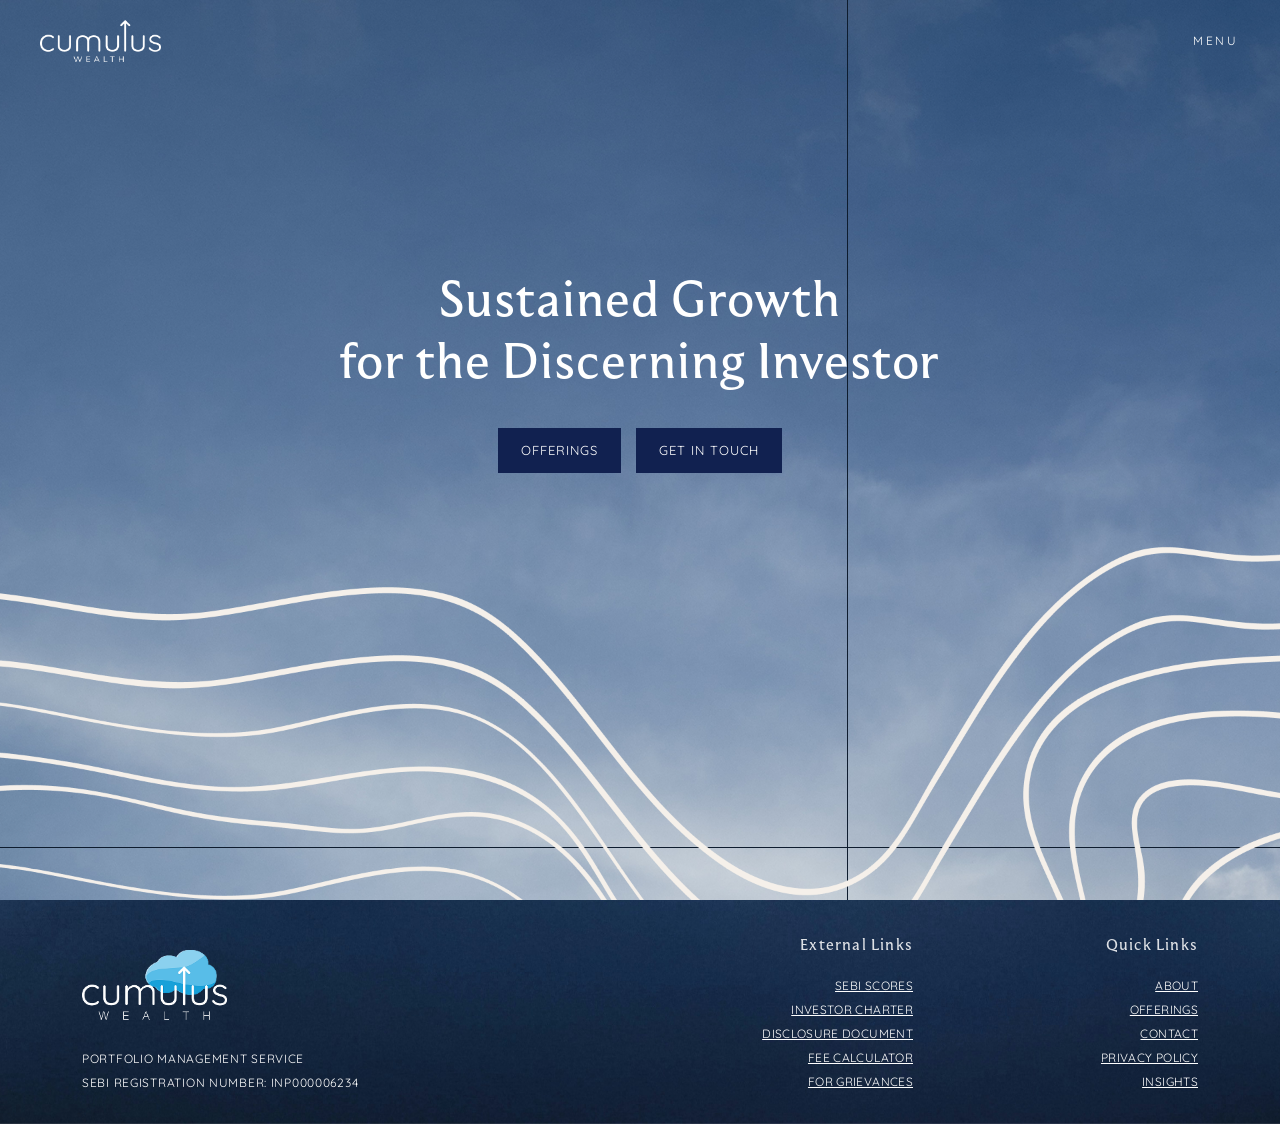
<file: index.html>
<!DOCTYPE html>
<html lang="en">
<head>
  <meta charset="UTF-8" />
  <meta name="viewport" content="width=device-width, initial-scale=1.0" />

  <title>Cumulus Wealth — Sustained Growth for the Modern Investor</title>

  <!-- ✅ Favicon (basic) -->
  <link rel="icon" href="./images/fav-icon.png" />

  <!-- ✅ Favicon (modern formats) -->
  <link rel="icon" type="image/png" sizes="32x32" href="./images/fav-icon.png" />
  <link rel="icon" type="image/png" sizes="16x16" href="./images/fav-icon.png" />
  <link rel="apple-touch-icon" href="./images/fav-icon.png" />

  <!-- Fonts -->
  <link rel="preconnect" href="https://fonts.googleapis.com" />
  <link rel="preconnect" href="https://fonts.gstatic.com" crossorigin />

  <!-- Bootstrap -->
  <link href="https://cdn.jsdelivr.net/npm/bootstrap@5.3.3/dist/css/bootstrap.min.css" rel="stylesheet" />

  <!-- Custom CSS -->
  <link rel="stylesheet" href="styles.css" />
</head>

<body>

  <!-- ✦ HEADER — edit once in components/header.html ✦ -->
  <div data-include="components/header.html"></div>

  <!-- ══════════════════════════════════ HERO ══ -->
 <section class="hero">

  <!-- BG -->
  <img 
    class="hero__bg-img"
    src="./images/home/home-bg.png"
    alt=""
  />



  <!-- CONTENT -->
  <div class="c-hero__body">

    <h1 class="c-hero__heading animate fade-in animate-delay-1">
      Sustained Growth<br />
      for the Discerning Investor
    </h1>

    <div class="c-hero__ctas">

      <a href="offerings.html" class="c-btn c-btn--filled animate fade-in animate-delay-2">
        OFFERINGS
      </a>

      <a href="contact.html" class="c-btn c-btn--filled animate fade-in animate-delay-3">
        GET IN TOUCH
      </a>

    </div>

  </div>

</section>

  <!-- ✦ FOOTER — edit once in components/footer.html ✦ -->
  <div data-include="components/footer.html"></div>

  <!-- Scripts -->
  <script src="https://cdn.jsdelivr.net/npm/bootstrap@5.3.3/dist/js/bootstrap.bundle.min.js"></script>
  <script src="components/includes.js"></script>
  <script src="script.js"></script>

</body>
</html>
</file>
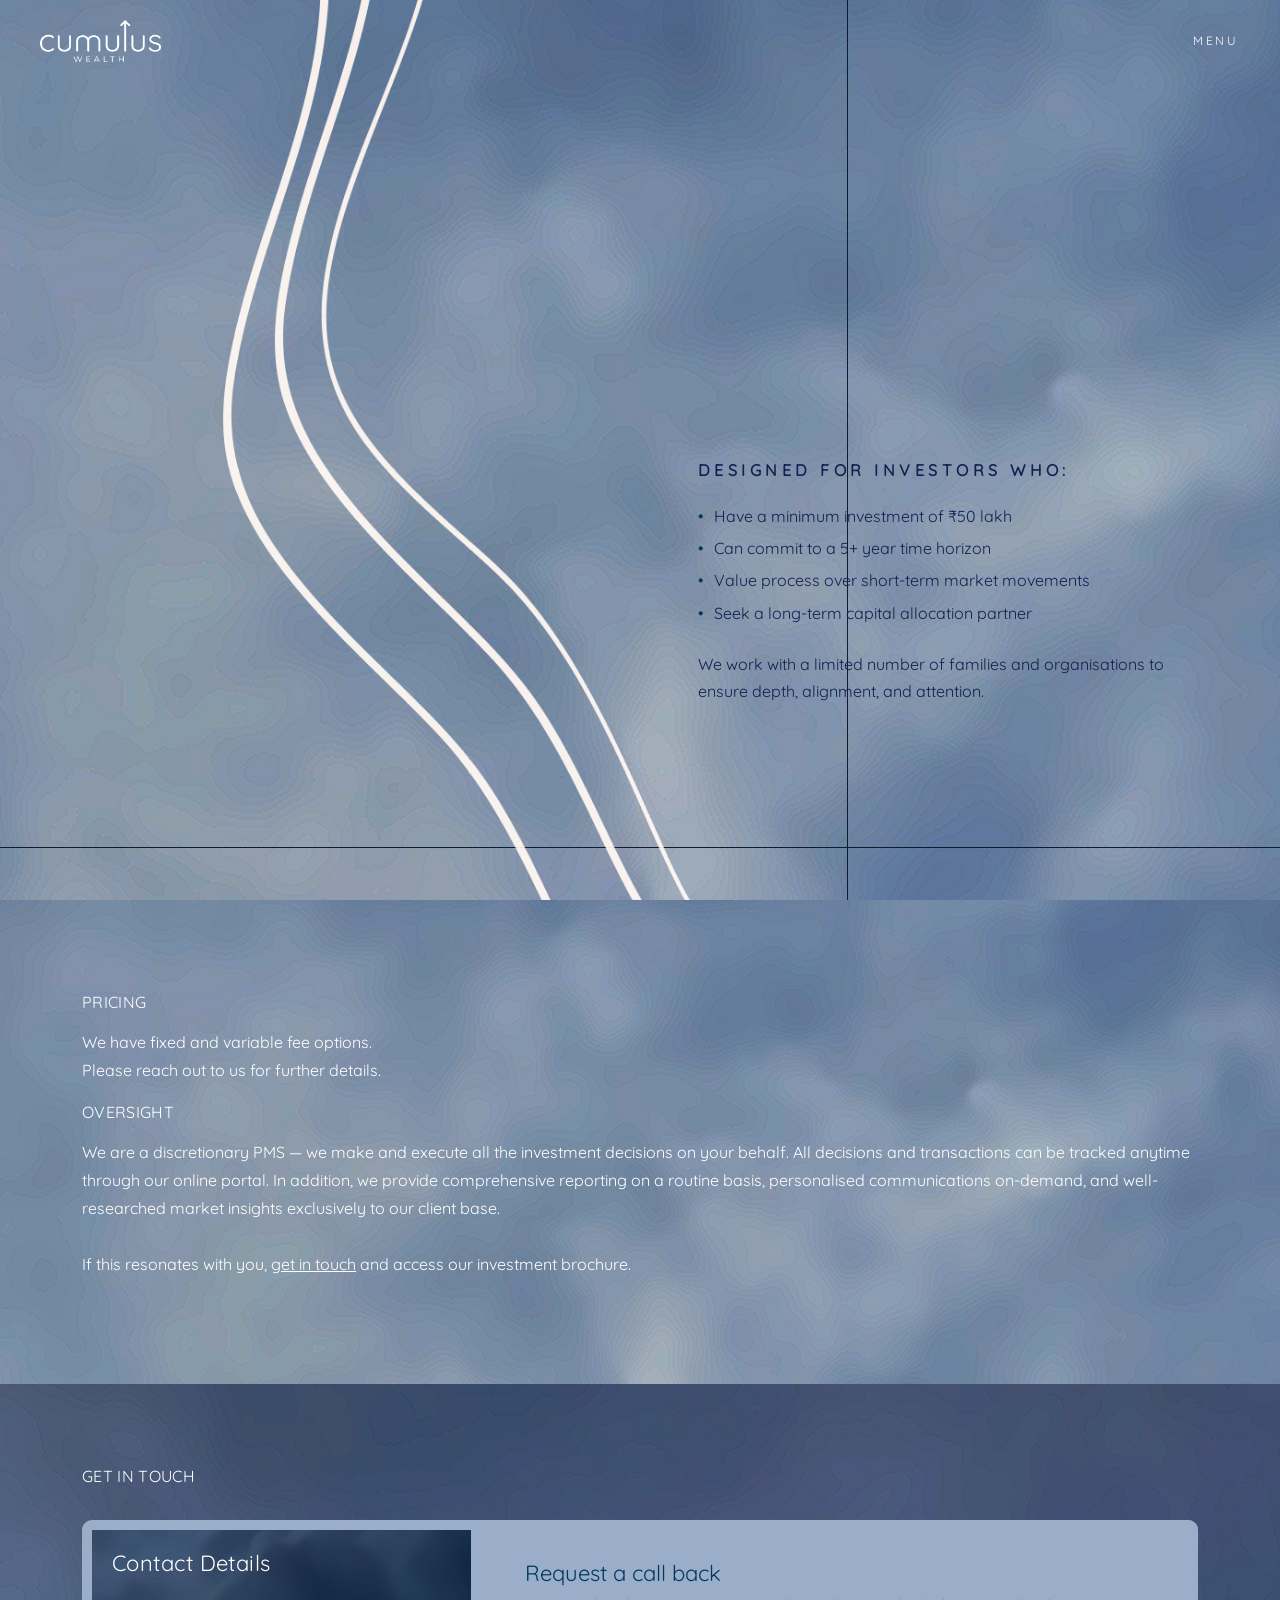
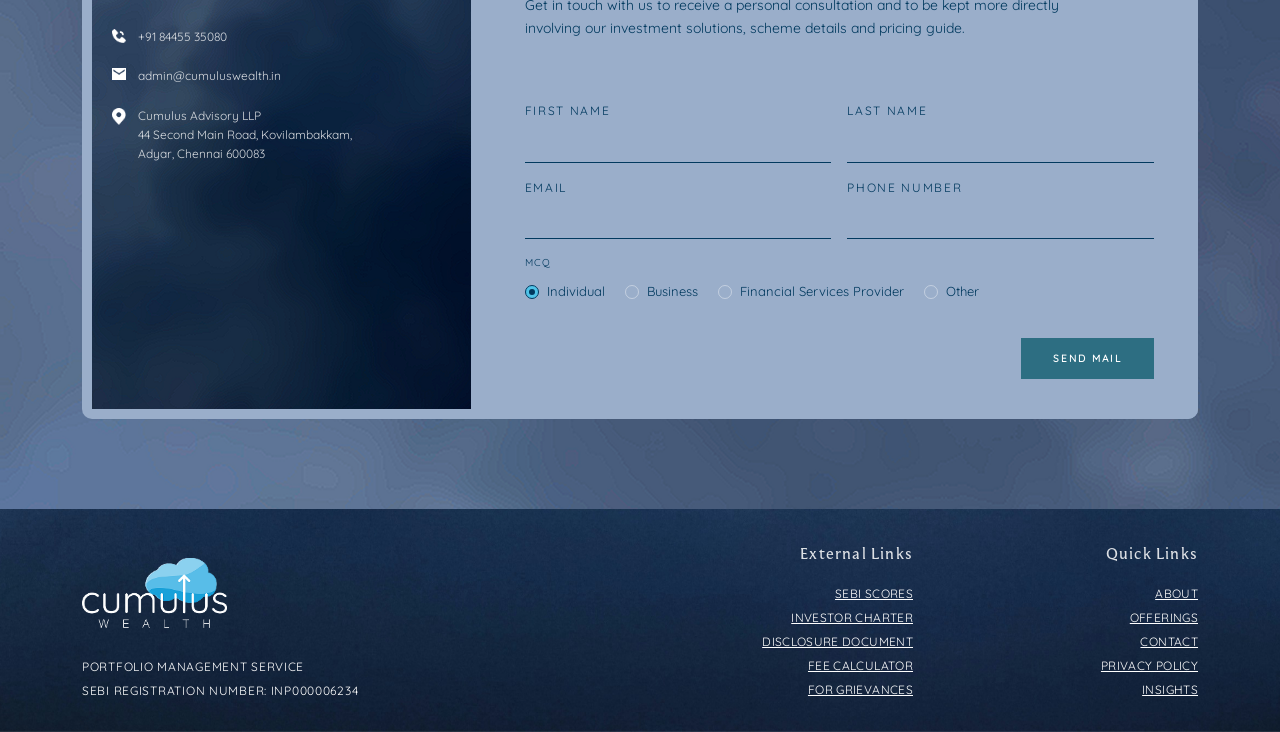
<file: contact.html>
<!DOCTYPE html>
<html lang="en">
<head>
  <meta charset="UTF-8" />
  <meta name="viewport" content="width=device-width, initial-scale=1.0" />
  <title>Contact — Cumulus Wealth</title>

  <link rel="icon" href="./images/fav-icon.png" />
  <link href="https://cdn.jsdelivr.net/npm/bootstrap@5.3.3/dist/css/bootstrap.min.css" rel="stylesheet" />
  <link rel="stylesheet" href="styles.css" />
</head>

<body>

<!-- LOADER -->
<div id="loader">
  <div class="spinner"></div>
</div>

<!-- HEADER -->
<div data-include="components/header.html"></div>

<!-- HERO -->
<section class="ct-hero">

  <img src="./images/contact/contact-bg.png" class="ct-hero-bg" alt=""
       onerror="this.style.display='none'">

  <img src="./images/contact/waves.png" class="ct-hero-lines " alt=""
       onerror="this.style.display='none'">

  <div class="ct-hero-content">
    <div class="container">

      <div class="ct-designed">

        <p class="ct-designed-label">
          Designed for investors who:
        </p>

        <ul class="ct-designed-list">

          <li class="">
            Have a minimum investment of ₹50 lakh
          </li>

          <li class="">
            Can commit to a 5+ year time horizon
          </li>

          <li class="">
            Value process over short-term market movements
          </li>

          <li class="">
            Seek a long-term capital allocation partner
          </li>

        </ul>

        <p class="ct-designed-note">
          We work with a limited number of families and
          organisations to ensure depth, alignment, and attention.
        </p>

      </div>

    </div>
  </div>

</section>

<!-- INFO -->
<section class="ct-info">

  <img src="./images/contact/contact-bg.png" class="ct-info-bg" alt=""
       onerror="this.style.display='none'">

  <div class="container">

    <div class="ct-info-grid">

      <!-- PRICING -->
      <div class="animate slide-left">

        <p class="ct-info-label">Pricing</p>

        <p class="ct-info-body animate fade-in animate-delay-1">
          We have fixed and variable fee options.<br>
          Please reach out to us for further details.
        </p>

      </div>

      <!-- OVERSIGHT -->
      <div class="animate slide-right">

        <p class="ct-info-label">Oversight</p>

        <p class="ct-info-body animate fade-in animate-delay-1">
          We are a discretionary PMS — we make and execute all the investment decisions on your behalf.
          All decisions and transactions can be tracked anytime through our online portal. In addition,
          we provide comprehensive reporting on a routine basis, personalised communications on-demand,
          and well-researched market insights exclusively to our client base.
          <br><br>
          If this resonates with you, <a href="#ct-contact">get in touch</a> and access our investment brochure.
        </p>

      </div>

    </div>

  </div>
</section>

<!-- CONTACT FORM -->
<section class="ct-contact" id="ct-contact">

  <img src="./images/contact/contact-2.png" class="ct-contact-bg" alt=""
       onerror="this.style.display='none'">

  <div class="container">

    <p class="ct-contact-label animate fade-in">
      Get In Touch
    </p>

    <div class="ct-card">

      <!-- LEFT -->
      <div class="ct-card-left animate slide-left">

        <h3 class="ct-card-left-title animate fade-in">
          Contact Details
        </h3>

        <div class="ct-detail-item animate fade-in animate-delay-1">
          <img src="./images/contact/call.png" class="ct-detail-icon" alt="">
          <span class="ct-detail-text">
            <a href="tel:+918445535080">+91 84455 35080</a>
          </span>
        </div>

        <div class="ct-detail-item animate fade-in animate-delay-2">
          <img src="./images/contact/mail.png" class="ct-detail-icon" alt="">
          <span class="ct-detail-text">
            <a href="mailto:admin@cumuluswealth.in">admin@cumuluswealth.in</a>
          </span>
        </div>

        <div class="ct-detail-item animate fade-in animate-delay-3">
          <img src="./images/contact/location.png" class="ct-detail-icon" alt="">
          <span class="ct-detail-text">
            Cumulus Advisory LLP<br>
            44 Second Main Road, Kovilambakkam,<br>
            Adyar, Chennai 600083
          </span>
        </div>

      </div>

      <!-- RIGHT -->
      <div class="ct-card-right animate slide-right">

        <h3 class="ct-form-title animate fade-in">
          Request a call back
        </h3>

        <p class="ct-form-subtitle animate fade-in animate-delay-1">
          Get in touch with us to receive a personal consultation and to be kept more
          directly involving our investment solutions, scheme details and pricing guide.
        </p>

        <form id="ct-form" onsubmit="handleSubmit(event)">

          <div class="ct-form-row">
            <div class="ct-field animate fade-in animate-delay-1">
              <label>First Name</label>
              <input type="text" name="first_name" required>
            </div>

            <div class="ct-field animate fade-in animate-delay-2">
              <label>Last Name</label>
              <input type="text" name="last_name" required>
            </div>
          </div>

          <div class="ct-form-row">
            <div class="ct-field animate fade-in animate-delay-2">
              <label>Email</label>
              <input type="email" name="email" required>
            </div>

            <div class="ct-field animate fade-in animate-delay-3">
              <label>Phone Number</label>
              <input type="tel" name="phone">
            </div>
          </div>

          <p class="ct-mcq-label animate fade-in animate-delay-2">MCQ</p>

          <div class="ct-radio-group animate fade-in animate-delay-3">
            <label class="ct-radio-item"><input type="radio" name="type" value="Individual" checked><span>Individual</span></label>
            <label class="ct-radio-item"><input type="radio" name="type" value="Business"><span>Business</span></label>
            <label class="ct-radio-item"><input type="radio" name="type" value="Financial Services Provider"><span>Financial Services Provider</span></label>
            <label class="ct-radio-item"><input type="radio" name="type" value="Other"><span>Other</span></label>
          </div>

          <div class="ct-submit-wrap animate fade-in animate-delay-3">
            <button type="submit" class="ct-btn-submit">Send Mail</button>
          </div>

          <p class="ct-success" id="ct-success">
            Thank you — we'll be in touch shortly.
          </p>

        </form>

      </div>

    </div>
  </div>
</section>

<!-- FOOTER -->
<div data-include="components/footer.html"></div>

<script src="https://cdn.jsdelivr.net/npm/bootstrap@5.3.3/dist/js/bootstrap.bundle.min.js"></script>
<script src="components/includes.js"></script>
<script src="script.js"></script>

<script>
function handleSubmit(e) {
  e.preventDefault();
  const form = document.getElementById('ct-form');
  const success = document.getElementById('ct-success');
  const btn = form.querySelector('.ct-btn-submit');

  btn.textContent = 'Sending…';
  btn.style.opacity = '0.6';

  setTimeout(() => {
    form.reset();
    btn.textContent = 'Send Mail';
    btn.style.opacity = '1';

    success.style.display = 'block';

    setTimeout(() => {
      success.style.display = 'none';
    }, 4000);

  }, 1000);
}
</script>

</body>
</html>
</file>
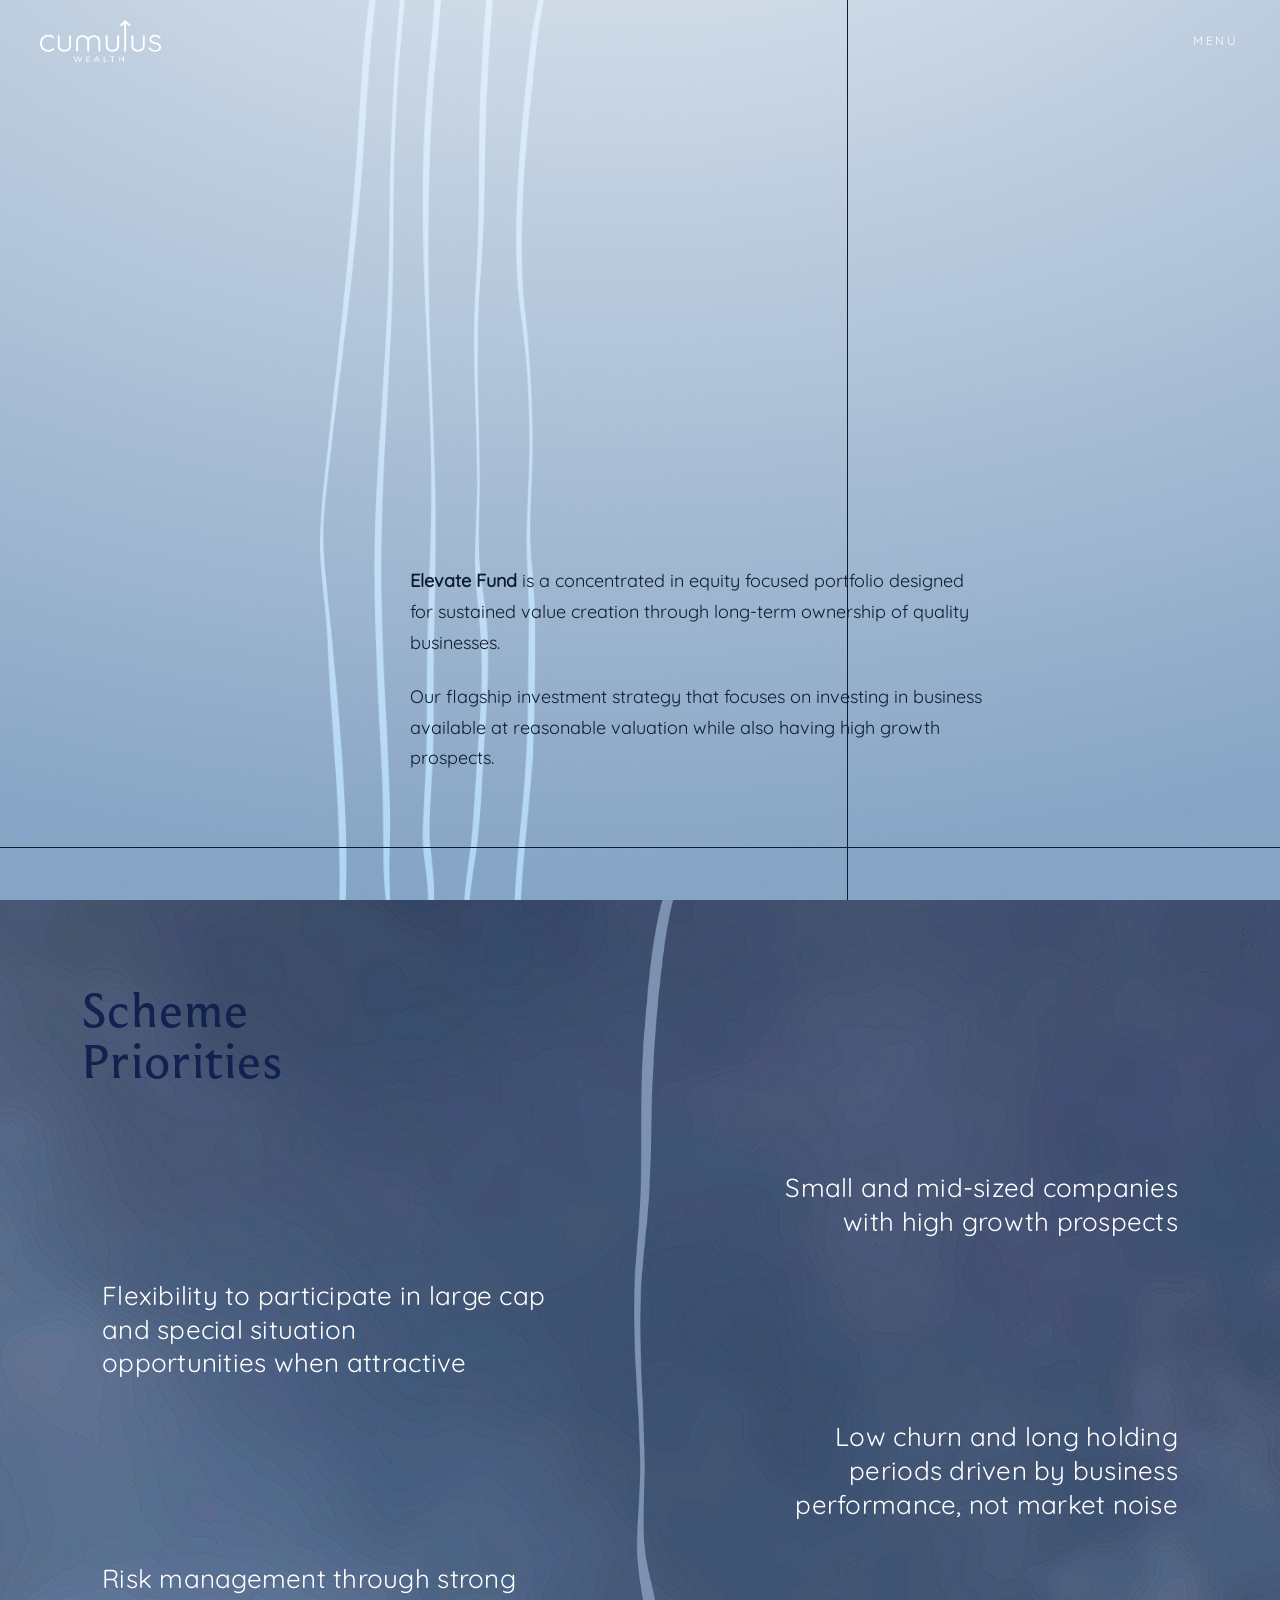
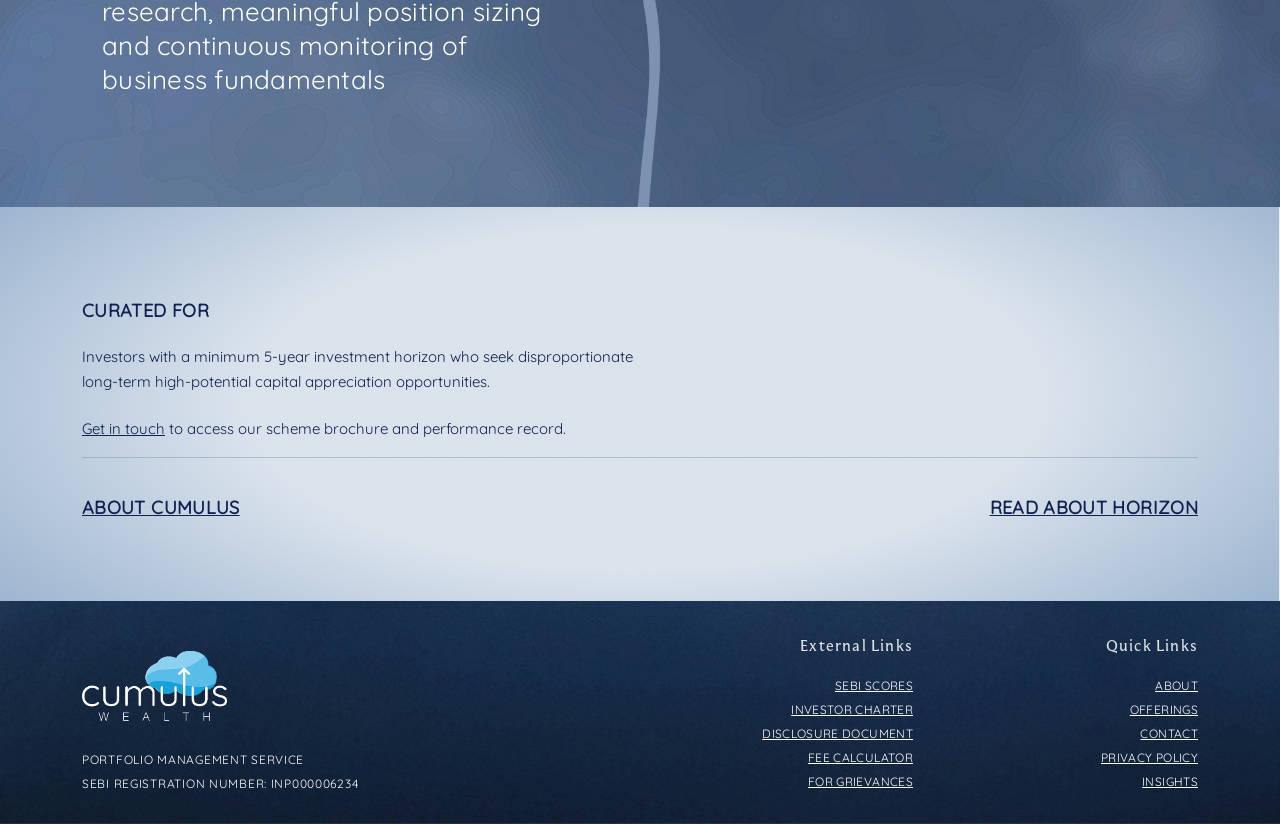
<file: elevate.html>
<!DOCTYPE html>
<html lang="en">
<head>
  <meta charset="UTF-8" />
  <meta name="viewport" content="width=device-width, initial-scale=1.0" />
  <title>Elevate — Cumulus Wealth</title>
  <link rel="icon" href="./images/fav-icon.png" />
  <link href="https://cdn.jsdelivr.net/npm/bootstrap@5.3.3/dist/css/bootstrap.min.css" rel="stylesheet" />
  <link rel="stylesheet" href="styles.css" />
</head>

<body>

<!-- HEADER (no nav shown on this page — just the back link) -->
<div data-include="components/header.html"></div>

<!-- ═══════════════════════════════════════════════
     SECTION 1 — HERO
     BG fades in top→bottom, then lines appear
═══════════════════════════════════════════════ -->
<section class="elv-hero">


  <!-- Real background — replace src -->
  <img src="./images/elevate/elevate-bg.png" class="elv-hero-bg" alt=""
       onerror="this.style.display='none'">

  <!-- Decorative vertical wave lines — left side (image) -->
  <img src="./images/elevate/Waves.png" class="elv-hero-lines" alt="">

  <!-- Text content — bottom right -->
  <div class="elv-hero-content">
    <p class="elv-hero-intro">
      <strong>Elevate Fund</strong> is a concentrated in equity focused portfolio
      designed for sustained value creation through long-term
      ownership of quality businesses.
    </p>
    <br>
    <p class="elv-hero-intro">
      Our flagship investment strategy that focuses on investing in
      business available at reasonable valuation while also having
      high growth prospects.
    </p>
  </div>

</section>

<!-- ═══════════════════════════════════════════════
     SECTION 2 — SCHEME PRIORITIES
═══════════════════════════════════════════════ -->
<section class="elv-priorities">

  <div class="elv-priorities-bg-fallback"></div>
  <img src="./images/elevate/Elevate-Section-2.jpg" class="elv-priorities-bg" alt=""
       onerror="this.style.display='none'">

  <div class="container">

    <!-- Label top-left -->
    <h2 class="elv-section-label">Scheme<br>Priorities</h2>

    <!-- Priority items grid — alternating left/right like the design -->
    <div class="elv-priority-grid">

      <!-- Row 1: empty left | item right -->
      <div class="elv-priority-row">
        <span class="elv-priority-empty"></span>
        <div class="elv-priority-item elv-priority-item--right">
          <p>Small and mid-sized companies<br>with high growth prospects</p>
        </div>
      </div>

      <!-- Row 2: item left | empty right -->
      <div class="elv-priority-row">
        <div class="elv-priority-item elv-priority-item--left">
          <p>Flexibility to participate in large cap<br>and special situation<br>opportunities when attractive</p>
        </div>
        <span class="elv-priority-empty"></span>
      </div>

      <!-- Row 3: empty left | item right -->
      <div class="elv-priority-row">
        <span class="elv-priority-empty"></span>
        <div class="elv-priority-item elv-priority-item--right">
          <p>Low churn and long holding<br>periods driven by business<br>performance, not market noise</p>
        </div>
      </div>

      <!-- Row 4: item left | empty right -->
      <div class="elv-priority-row">
        <div class="elv-priority-item elv-priority-item--left">
          <p>Risk management through strong<br>research, meaningful position sizing<br>and continuous monitoring of<br>business fundamentals</p>
        </div>
        <span class="elv-priority-empty"></span>
      </div>

    </div>
  </div>
</section>

<!-- ═══════════════════════════════════════════════
     SECTION 3 — CURATED FOR
═══════════════════════════════════════════════ -->
<section class="elv-curated">

  <div class="elv-curated-bg-fallback"></div>
  <img src="./images/elevate/Elevate-Section-3.jpg" class="elv-curated-bg" alt=""
       onerror="this.style.display='none'">

  <div class="container">
    <p class="elv-curated-label">Curated For</p>

    <p class="elv-curated-body">
      Investors with a minimum 5-year investment horizon who seek disproportionate
      long-term high-potential capital appreciation opportunities.
    </p>

    <p class="elv-curated-cta">
      <a href="./contact.html">Get in touch</a> to access our scheme brochure and performance record.
    </p>
  </div>
    <div class="container">
    <div class="elv-links-divider"></div>
    <div class="elv-links-row">
      <a href="./about.html" class="elv-nav-link">About Cumulus</a>
      <a href="./horizon.html" class="elv-nav-link">Read About Horizon</a>
    </div>
  </div>

</section>


<!-- FOOTER -->
<div data-include="components/footer.html"></div>

<script src="https://cdn.jsdelivr.net/npm/bootstrap@5.3.3/dist/js/bootstrap.bundle.min.js"></script>
<script src="components/includes.js"></script>
<script src="script.js"></script>

</body>
</html>
</file>
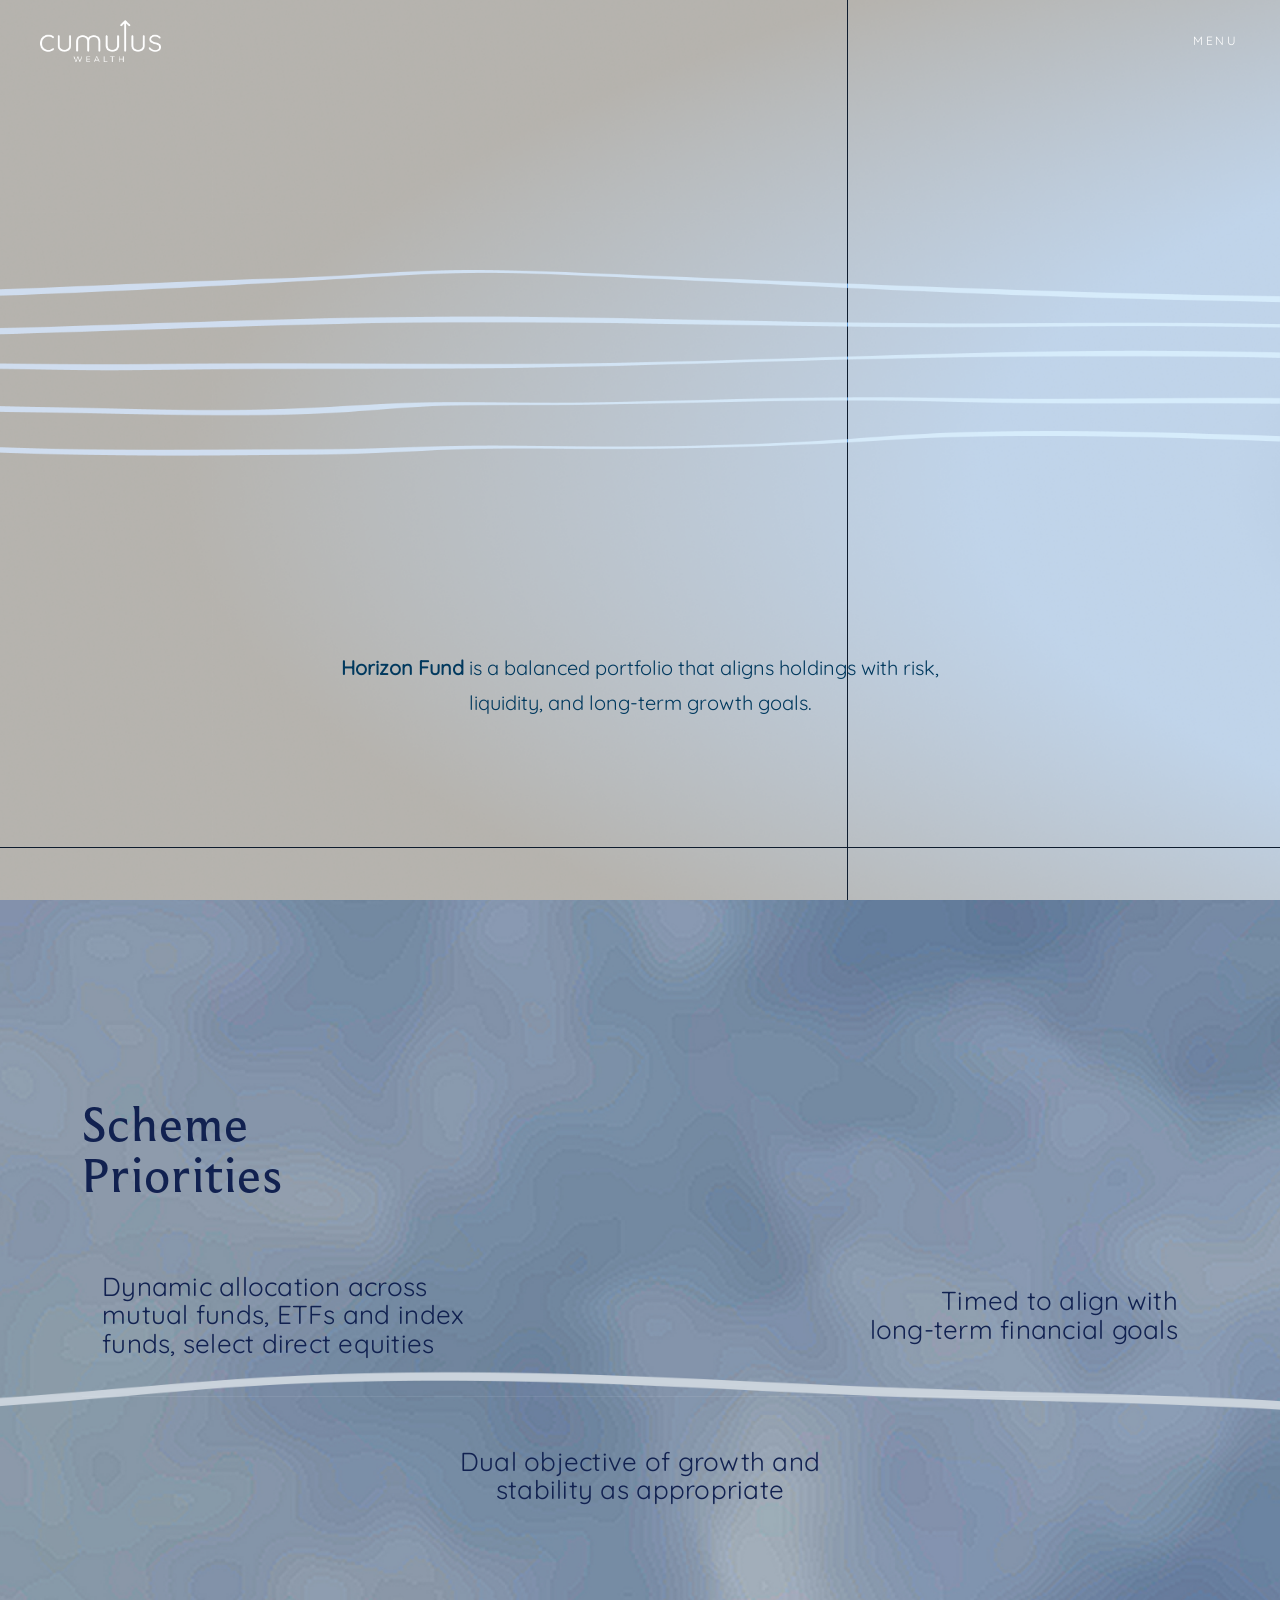
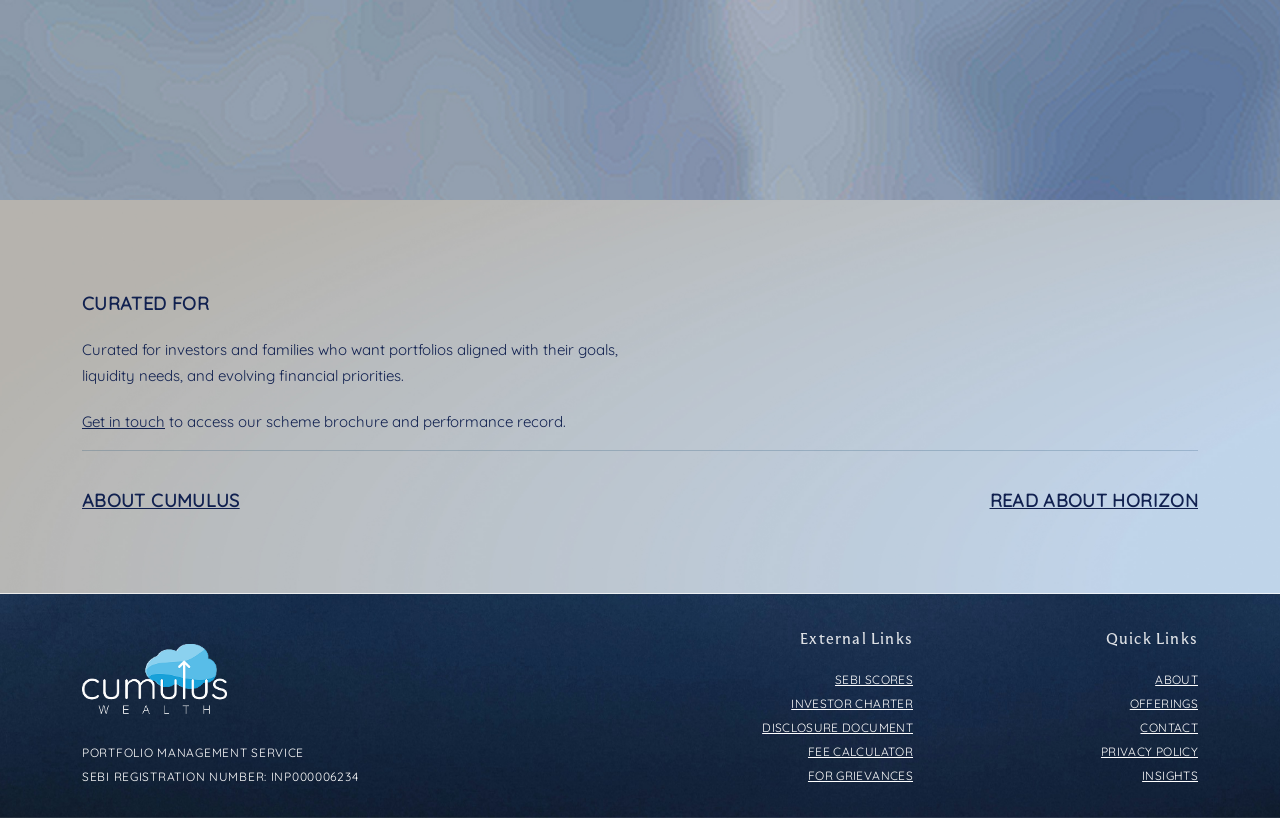
<file: horizon.html>
<!DOCTYPE html>
<html lang="en">
<head>
  <meta charset="UTF-8" />
  <meta name="viewport" content="width=device-width, initial-scale=1.0" />
  <title>Horizon — Cumulus Wealth</title>

  <link rel="icon" href="./images/fav-icon.png" />
  <link href="https://cdn.jsdelivr.net/npm/bootstrap@5.3.3/dist/css/bootstrap.min.css" rel="stylesheet" />
  <link rel="stylesheet" href="styles.css" />
</head>

<body>

<!-- LOADER -->
<div id="loader">
  <div class="spinner"></div>
</div>

<!-- HEADER -->
<div data-include="components/header.html"></div>

<!-- HERO -->
<section class="hrz-hero">

  <img src="./images/horizon/horizon-bg.png" class="hrz-hero-bg" alt=""
       onerror="this.style.display='none'">

  <img src="./images/horizon/waves.png" class="hrz-hero-lines" alt=""
       onerror="this.style.display='none'">

  <div class="hrz-hero-content">

    <p class="hrz-hero-intro">
      <strong>Horizon Fund</strong> is a balanced portfolio that aligns holdings
      with risk, liquidity, and long-term growth goals.
    </p>

  </div>

</section>

<!-- PRIORITIES -->
<section class="hrz-priorities">

  <div class="hrz-priorities-bg-fallback"></div>
  <img src="./images/horizon/Horizon-Section-2.jpg" class="hrz-priorities-bg" alt=""
       onerror="this.style.display='none'">

  <div class="container">

    <h2 class="hrz-section-label animate fade-in">
      Scheme<br>Priorities
    </h2>

    <div class="hrz-priority-grid">

      <!-- ROW 1 -->
      <div class="hrz-priority-row">

        <div class="hrz-priority-item hrz-priority-item--left animate slide-left animate-delay-1">
          <p>Dynamic allocation across<br>mutual funds, ETFs and index<br>funds, select direct equities</p>
        </div>

        <div class="hrz-priority-item hrz-priority-item--right animate slide-right animate-delay-2">
          <p>Timed to align with<br>long-term financial goals</p>
        </div>

      </div>

      <!-- ROW 2 -->
      <div class="hrz-priority-row hrz-priority-row--center">

        <div class="hrz-priority-item hrz-priority-item--center animate fade-in animate-delay-3">
          <p>Dual objective of growth and<br>stability as appropriate</p>
        </div>

      </div>

    </div>
  </div>
</section>

<!-- CURATED -->
<section class="elv-curated">

  <div class="elv-curated-bg-fallback"></div>
  <img src="./images/horizon/Horizon-Section-3.jpg" class="elv-curated-bg" alt=""
       onerror="this.style.display='none'">

  <div class="container">

    <p class="elv-curated-label animate fade-in">
      Curated For
    </p>

    <p class="elv-curated-body animate fade-in animate-delay-1">
      Curated for investors and families who want portfolios aligned with
      their goals, liquidity needs, and evolving financial priorities.
    </p>

    <p class="elv-curated-cta animate fade-in animate-delay-2">
      <a href="./contact.html">Get in touch</a> to access our scheme brochure and performance record.
    </p>

  </div>

  <div class="container">

    <div class="elv-links-divider animate fade-in"></div>

    <div class="elv-links-row">

      <a href="./about.html" class="elv-nav-link animate slide-left">
        About Cumulus
      </a>

      <a href="./horizon.html" class="elv-nav-link animate slide-right animate-delay-1">
        Read About Horizon
      </a>

    </div>

  </div>

</section>

<!-- FOOTER -->
<div data-include="components/footer.html"></div>

<script src="https://cdn.jsdelivr.net/npm/bootstrap@5.3.3/dist/js/bootstrap.bundle.min.js"></script>
<script src="components/includes.js"></script>
<script src="script.js"></script>

</body>
</html>
</file>
<file: styles.css>
/* ═══════════════════════════════════════════════════════
   CUMULUS WEALTH — styles.css
   Fonts: Cormorant Garamond + Jost
═══════════════════════════════════════════════════════ */

@font-face {
  font-family: 'Moulin Regular';
  src: url('./Fonts/Moulin_Family/Moulin-Regular-Trial.otf') format('opentype');
  font-weight: 400;
  font-style: normal;
  font-display: swap;
}

/* ===== QUICKSAND LOCAL ===== */

/*@font-face {*/
/*  font-family: 'Quicksand';*/
/*  src: url('./fonts/Quicksand/Quicksand-Light.ttf') format('truetype');*/
/*  font-weight: 300;*/
/*  font-style: normal;*/
/*  font-display: swap;*/
/*}*/

@font-face {
  font-family: 'Quicksand';
  src: url('Fonts/Quicksand/Quicksand-Regular.ttf') format('truetype');
  font-weight: 400;
  font-style: normal;
  font-display: swap;
}

@font-face {
  font-family: 'Quicksand-medium';
  src: url('./fonts/Quicksand/Quicksand-Medium.ttf') format('truetype');
  font-weight: 500;
  font-style: normal;
  font-display: swap;
}

@font-face {
 font-family: 'Quicksand-semi-bold';
 src: url('./fonts/Quicksand/Quicksand-SemiBold.ttf') format('truetype');
 font-weight: 600;
 font-style: normal;
 font-display: swap;
}

@font-face {
  font-family: 'Okta-Neue';
  src: url('./fonts/Okta-Neue/Groteskly.otf') format('opentype');
  font-weight: 200;
}

/* ─── TOKENS ─────────────────────────────────── */
:root {
  --navy:       #0e1c2e;
  --navy-mid:   #112150;
  --navy-foot:  #0c1828;
  --navy-bar:   #081220;
  --teal:       #2d6e82;
  --teal-light: #4fc3e8;
  --white:      #ffffff;
  --slate:      #8caabb;
  --slate-lt:   #b8cdd9;
  --sky:        #c8d9e8;
  --light-navy: #01395E;
  --mild-navy:  #10385B;


  --ff-display: 'Moulin Regular';
  --ff-ui: 'Quicksand';
  --ff-ui-med: 'Quicksand-medium';
  --ff-ui-sb: 'Quicksand-semi-bold';
  --ff-oof: 'Okta-Neue';

  --ease-out:   cubic-bezier(0.16, 1, 0.3, 1);
  --dur:        0.55s;
}

/* ─── RESET ──────────────────────────────────── */
*, *::before, *::after { box-sizing: border-box; margin: 0; padding: 0; }
html { scroll-behavior: smooth; }
body {
  font-family: var(--ff-ui);
  font-weight: 300;
  background: var(--navy);
  color: var(--white);
  overflow-x: hidden;
}
h1, h2, h3, h4, h5, h6 {
  font-family: 'Moulin Regular', serif;
}
a { text-decoration: none; color: inherit; }
ul { list-style: none; }
img { display: block; max-width: 100%; }
p {
  font-family: var(--ff-ui-med);
  font-weight: 500
}

/* ═══════════════════════════════════════════════
   NAV
═══════════════════════════════════════════════ */
.c-nav {
  position: fixed;
  inset: 0 0 auto 0;
  z-index: 1000;
  display: flex;
  align-items: center;
  justify-content: space-between;
  padding: 20px 40px;
  transition: background 0.4s, padding 0.4s;
}

.c-nav.is-scrolled {
  background: #A3AFBE33;
  backdrop-filter: blur(14px);
  -webkit-backdrop-filter: blur(14px);
  padding: 14px 40px;
  opacity: 0.7;
}

/* Logo */
.c-nav__logo { display: flex; align-items: center; z-index: 1100; }

.c-logo-wrap {
  display: flex;
  align-items: center;
  gap: 10px;
}

.c-logo-cloud-svg { width: 38px; flex-shrink: 0; }

.c-logo-labels {
  display: flex;
  flex-direction: column;
  line-height: 1;
}

.c-logo-name {
  font-family: var(--ff-display);
  font-size: 20px;
  font-weight: 400;
  letter-spacing: 0.06em;
  color: var(--white);
}

.c-logo-sub {
  font-family: var(--ff-ui);
  font-size: 7px;
  font-weight: 500;
  letter-spacing: 0.35em;
  color: var(--slate-lt);
  margin-top: 2px;
}

/* Swap to image logo: */
.c-nav__logo-img { height: 42px; width: auto; }

/* Menu button */
.c-nav__btn {
  background: none;
  border: none;
  cursor: pointer;
  padding: 4px 0;
  z-index: 1100;
  position: relative;
  width: 48px;
  height: 24px;
}

.c-nav__btn-label,
.c-nav__btn-close {
  position: absolute;
  top: 50%; left: 50%;
  transform: translate(-50%, -50%);
  font-family: var(--ff-ui);
  font-size: 12px;
  font-weight: 500;
  letter-spacing: 0.22em;
  color: var(--white);
  white-space: nowrap;
  transition: opacity 0.3s, transform 0.3s;
}

.c-nav__btn-close {
  opacity: 0;
  transform: translate(-50%, -50%) scale(0.7);
  font-size: 14px;
  letter-spacing: 0;
}

.c-nav.menu-open .c-nav__btn-label {
  opacity: 0;
  transform: translate(-50%, -50%) scale(0.7);
}
.c-nav.menu-open .c-nav__btn-close {
  opacity: 1;
  transform: translate(-50%, -50%) scale(1);
}

/* ═══════════════════════════════════════════════
   OVERLAY MENU
═══════════════════════════════════════════════ */
/* ═══════════════════════════════════════════════
   OVERLAY MENU (FADE VERSION)
═══════════════════════════════════════════════ */
.c-overlay {
  position: fixed;
  inset: 0;
  z-index: 900;
  display: flex;
  pointer-events: none;
  visibility: hidden;
  opacity: 0;
  transition: opacity 0.5s var(--ease-out), visibility 0s linear 0.5s;
}

/* LEFT PANEL */
.c-overlay__left {
  width: 55%;
  background: #89A0C0;
  display: flex;
  align-items: end;
  padding: 0 80px;

  opacity: 0;
  transform: scale(1.02); /* subtle zoom */
  transition: opacity 0.5s var(--ease-out), transform 0.5s var(--ease-out);
}

/* RIGHT PANEL */
.c-overlay__right {
  width: 45%;
  background: url('images/skymenu-bg.png') center/cover no-repeat;
  position: relative;
  overflow: hidden;

  opacity: 0;
  transform: scale(1.02);
  transition: opacity 0.5s var(--ease-out) 0.05s,
              transform 0.5s var(--ease-out) 0.05s;
}

/* OPEN STATE */
.c-overlay.is-open {
  pointer-events: all;
  visibility: visible;
  opacity: 1;
  transition: opacity 0.5s var(--ease-out);
}

.c-overlay.is-open .c-overlay__left,
.c-overlay.is-open .c-overlay__right {
  opacity: 1;
  transform: scale(1);
}

/* Nav list */
.c-onav { width: 100%; }

.c-onav__item {
  display: flex;
  align-items: center;
  padding: 17px 0;
  border-bottom: 2px solid rgba(14, 28, 46, 0.14);
  cursor: pointer;
}
/* .c-onav__item:first-child { border-top: 1px solid rgba(14, 28, 46, 0.14); } */
.c-onav__item:last-child { border-bottom: none; }

.c-onav__arrow {
  font-size: 30px; /* match .c-onav__link */
  line-height: 1;  /* remove vertical offset */
  
  display: inline-flex;
  align-items: center; /* vertical alignment */
  justify-content: center;

  margin-right: 10px; /* spacing from text */
  margin-bottom: 10px;
  color: var(--mild-navy);

  width: 0;
  overflow: hidden;
  opacity: 0;
  transition: width 0.3s var(--ease-out), opacity 0.25s;
}

.c-sub__arrow {
  font-size: 18px;
  line-height: 1;

  display: inline-flex;
  align-items: center;
  justify-content: center;

  margin-right: 10px;
  color: var(--mild-navy);

  width: 0;
  overflow: hidden;
  opacity: 0;

  transition: width 0.3s var(--ease-out), opacity 0.25s;
}

.c-sub__links a:hover .c-sub__arrow {
  width: 20px;
  opacity: 1;
}

.c-onav__item.is-open .c-onav__sub {
  position: relative;
  left: 0;
  top: 100%;
  width: 100%;

  opacity: 1;
  pointer-events: none;
  transform: translateY(10px);

  transition: all 0.3s ease;
}

/* SHOW submenu */
.c-onav__item.is-active .c-onav__sub {
  opacity: 1;
  pointer-events: all;
  transform: translateY(0);
}

.c-onav__item.is-active .c-onav__arrow,
.c-onav__item:hover    .c-onav__arrow {
  width: 26px;
  opacity: 1;
}

.c-onav__link {
  font-family: var(--ff-display);
  font-size: 30px;
  font-weight: 300;
  letter-spacing: 0.04em;
  color: #FFFFFF;
  text-transform: uppercase;
  transition: letter-spacing 0.3s;
}
.c-onav__item:hover .c-onav__link { letter-spacing: 0.09em; color: var(--mild-navy) }
.c-onav__item.is-active .c-onav__link { letter-spacing: 0.09em; color: var(--mild-navy) }

/* .c-onav__item:hover .c-onav__sub,
.c-onav__sub:hover {
  opacity: 1;
  pointer-events: all;
  transform: translateY(0);
} */

/* Stagger on open */
.c-overlay.is-open .c-onav__item {
  animation: oNavIn 0.5s var(--ease-out) both;
}
.c-overlay.is-open .c-onav__item:nth-child(1) { animation-delay: 0.18s; }
.c-overlay.is-open .c-onav__item:nth-child(2) { animation-delay: 0.23s; }
.c-overlay.is-open .c-onav__item:nth-child(3) { animation-delay: 0.28s; }
.c-overlay.is-open .c-onav__item:nth-child(4) { animation-delay: 0.33s; }
.c-overlay.is-open .c-onav__item:nth-child(5) { animation-delay: 0.38s; }

@keyframes oNavIn {
  from { opacity: 0; transform: translateX(-20px); }
  to   { opacity: 1; transform: translateX(0); }
}

/* Submenu panels */
.c-sub {
  position: absolute;
  inset: 0;
  display: flex;
  flex-direction: column;
  justify-content: center;
  padding: 56px 52px;
  top: 10vh;
  opacity: 0;
  pointer-events: none;
  transition: opacity 0.3s;
}
.c-sub.is-active {
  opacity: 1;
  pointer-events: all;
}

#offeringsSub {
  top: 40vh;
}

.c-sub__links { display: flex; flex-direction: column; margin-bottom: 28px; }

.c-sub__links a {
  font-family: var(--ff-ui);
  font-size: 18px;
  text-transform: uppercase;
  font-weight: 400;
  letter-spacing: 0.14em;
  text-transform: uppercase;
  color: #FFFFFF;
  padding: 13px 0;
  border-bottom: 1px solid rgba(14, 28, 46, 0.14);
  transition: letter-spacing 0.3s, padding-left 0.3s;
}
/* .c-sub__links a:first-child { border-top: 1px solid rgba(14, 28, 46, 0.14); } */
.c-sub__links a:last-child { border-bottom: none; }
.c-sub__links a:hover { letter-spacing: 0.2em; padding-left: 8px; color: var(--mild-navy); }

.c-sub__img { flex: 1; overflow: hidden; max-height: 200px; }
.c-sub__img img { width: 100%; height: 100%; object-fit: cover; }

.c-sub__placeholder {
  width: 100%;
  height: 100%;
  min-height: 150px;
  background: linear-gradient(150deg, #7a9db5 0%, #5a88a2 50%, #3d6e8c 100%);
}

/* ═══════════════════════════════════════════════
   HERO
═══════════════════════════════════════════════ */
.c-hero {
  position: relative;
  width: 100%;
  height: 100vh;
  min-height: 600px;
  display: flex;
  align-items: center;
  justify-content: center;
  overflow: hidden;
}

/* Background */
.c-hero__bg {
  position: absolute;
  inset: 0;
  z-index: 0;
  /* When real image is used: background-image: url('images/hero-bg.jpg'); */
  background:
    radial-gradient(ellipse 80% 60% at 25% 35%, rgba(55,95,130,0.55) 0%, transparent 60%),
    radial-gradient(ellipse 60% 50% at 72% 25%, rgba(40,75,110,0.45) 0%, transparent 55%),
    radial-gradient(ellipse 70% 70% at 50% 65%, rgba(28,55,88,0.35) 0%, transparent 65%),
    linear-gradient(175deg, #1a2f46 0%, #243d56 25%, #1e3449 55%, #16293e 80%, #0e1c2e 100%);
  background-size: cover;
  background-position: center;
}

/* Real BG image — uncomment when you have the file */
/* .c-hero__bg { background-image: url('images/hero-bg.jpg'); background-size: cover; background-position: center center; } */

/* Waves SVG container */
.c-hero__waves {
  position: absolute;
  inset: 0;
  z-index: 1;
  pointer-events: none;
}

.c-waves-svg {
  width: 100%;
  height: 100%;
}

/* Wave path animations */
.wv { animation: wvDrift 16s ease-in-out infinite; }

.wv:nth-child(2) { animation-duration: 18s; animation-delay: -2s; }
.wv:nth-child(3) { animation-duration: 20s; animation-delay: -5s; }
.wv:nth-child(4) { animation-duration: 15s; animation-delay: -8s; }
.wv:nth-child(5) { animation-duration: 22s; animation-delay: -3s; }
.wv:nth-child(6) { animation-duration: 17s; animation-delay: -11s; }
.wv:nth-child(7) { animation-duration: 19s; animation-delay: -6s; }
.wv:nth-child(8) { animation-duration: 14s; animation-delay: -9s; }

@keyframes wvDrift {
  0%, 100% { transform: translate(0, 0); }
  30%       { transform: translate(-10px, 4px); }
  65%       { transform: translate(7px, -3px); }
}

/* Hero text */
.c-hero__body {
  position: relative;
  z-index: 2;
  text-align: center;
  color: var(--white);
  padding: 0 20px;
  animation: heroIn 1.2s var(--ease-out) 0.25s both;
}

@keyframes heroIn {
  from { opacity: 0; transform: translateY(36px); }
  to   { opacity: 1; transform: translateY(0); }
}

.c-hero__heading {
  font-family: var(--ff-display);
  font-weight: 400;

  font-size: 60px;
  line-height: 70px;

  letter-spacing: 0.02em;
  text-align: center;

  -webkit-font-smoothing: antialiased;
  -moz-osx-font-smoothing: grayscale;
  margin-bottom: 20px;
}
.c-hero__heading em { font-style: italic; font-weight: 300; }

/* CTA Buttons */
.c-hero__ctas {
  display: flex;
  align-items: center;
  justify-content: center;
  gap: 30px;
  animation: heroIn 1.2s var(--ease-out) 0.5s both;
}

.c-btn {
  display: inline-flex;
  align-items: center;
  padding: 13px 26px;
  font-family: var(--ff-ui);
  font-size: 10px;
  font-weight: 500;
  letter-spacing: 0.18em;
  border: 1px solid transparent;
  cursor: pointer;
  transition: all 0.35s;
}

.c-btn--outlined {
  color: var(--white);
  border-color: var(--teal);
  background: transparent;
}
.c-btn--outlined:hover {
  background: var(--teal);
  color: var(--white);
}

.c-btn--filled {
  font-size: 12px;
  color: var(--white);
  background: var(--navy-mid);
  border-color: var(--navy-mid);
}
.c-btn--filled:hover {
  background: transparent;
  border-color: var(--white);
}

/* ═══════════════════════════════════════════════
   FOOTER — CLEAN FINAL (ALIGNED TO FIGMA)
═══════════════════════════════════════════════ */

.c-footer {
  position: relative;
  background: url('images/footer-bg.png') center/cover no-repeat;
}

/* Overlay */
/* .c-footer::before {
  content: "";
  position: absolute;
  inset: 0;
  background: linear-gradient(
    180deg,
    rgba(10, 25, 45, 0.75) 0%,
    rgba(5, 15, 28, 0.95) 100%
  );
} */

.c-footer > * {
  position: relative;
  z-index: 1;
}

/* ── Main body ── */
.c-footer__body {
  padding: 35px 50px 15px;
  border-bottom: 1px solid rgba(255,255,255,0.08);
}

.margin-top-20{
  margin-top: 20px;
}

/* Layout (FIXED) */
.c-footer__inner {
  max-width: 1200px;
  margin: 0 auto;
  position: relative;

  display: flex;
  align-items: center;
  justify-content: space-between;
}

/* ── Logo ── */
.c-footer__col--logo {
  display: flex;
  align-items: center;
}

.c-footer__logo-img {
  height: 75px;
  width: auto;
}

/* ── Quick Links (CENTERED LIKE FIGMA) ── */
.c-footer__col--links {
  position: absolute;
  left: 50%;
  transform: translateX(-50%);
  text-align: right;
}

.c-footer__ql-heading {
  font-family: var(--ff-display);
  font-size: 15px;
  font-weight: 500;
  letter-spacing: 0.08em;
  color: rgba(255,255,255,0.85);
  margin-bottom: 14px;
}

.c-footer__ql {
  display: flex;
  flex-direction: column;
  align-items: flex-end;
  padding-left: 0;
}

.c-footer__ql a {
  font-family: var(--ff-ui);
  font-size: 12px;
  text-transform: uppercase;
  text-decoration: underline;
  font-weight: 400;
  letter-spacing: 0.03em;
  color: #ffffff;
  padding: 4px 0;
  transition: all 0.25s ease;
}

.c-footer__ql a:hover {
  transform: translateX(4px);
}

/* ── Right nav ── */
.c-footer__col--nav {
  display: flex;
  align-items: center;
}

.c-footer__nav {
  display: flex;
  align-items: center;
  gap: 6px;
  justify-content: flex-end;
}
.c-footer__bar span {
  font-size: 12px;
}

.c-footer__nav a {
  font-family: var(--ff-ui);
  font-size: 12px;
  letter-spacing: 0.10em;
  color: #ffffff;
}

.c-footer__pipe {
  color: rgba(200,220,235,0.3);
}

/* ── Bottom bar ── */
.c-footer__bar {
  background: rgba(5, 10, 18, 0.9);
  padding: 18px 60px;
}

.c-footer__bar-inner {
  max-width: 1200px;
  margin: 0 auto;

  display: flex;
  justify-content: space-between;
  align-items: center;
  flex-wrap: wrap;
}

.c-footer__bar-inner span,
.c-footer__bar-link {
  font-family: var(--ff-ui);
  font-size: 12px;
  font-weight: 300;
  letter-spacing: 0.06em;
  color: #ffffff;
  text-transform: uppercase;
}

.c-footer__bar-link:hover {
  color: rgba(180,205,225,0.75);
}

/* ═══════════════════════════════════════════════
   MOBILE
═══════════════════════════════════════════════ */

@media (max-width: 768px) {

  .c-footer__body {
    padding: 60px 24px;
  }
  .c-footer__logo-img {
    width: 100%;
  }

  .c-footer__bar {
    padding: 16px 24px;
  }

  .c-footer__inner {
    flex-direction: column;
    align-items: flex-start;
    gap: 30px;
  }

  /* remove absolute centering on mobile */
  .c-footer__col--links {
    position: static;
    transform: none;
    text-align: left;
  }

  .c-footer__ql {
    align-items: flex-start;
  }

  .c-footer__nav {
    flex-wrap: wrap;
  }
}

@media (max-width: 600px) {
  .c-footer__bar-inner {
    flex-direction: column;
    align-items: flex-start;
    gap: 6px;
  }
}
/* ═══════════════════════════════════════════════
   GLOBAL RESPONSIVE
═══════════════════════════════════════════════ */
@media (max-width: 768px) {
  .c-nav { padding: 18px 20px; }
  .c-nav.is-scrolled { padding: 12px 20px; }

  .c-overlay__left  { width: 100%; }
  .c-overlay__right { display: none; }

  .c-hero__heading { font-size: clamp(28px, 9vw, 52px); line-height: normal; }
  .c-hero__ctas    { flex-direction: row; align-items: center; }
}

@media (max-width: 480px) {
  .c-onav__link    { font-size: 26px; }
  .c-overlay__left { padding: 0 36px; }
}

/* ═══════════════════════════════════════════════════════════════
   HERO
═══════════════════════════════════════════════════════════════ */
.hero {
  position: relative;
  height: 100vh;
  min-height: 600px;
  display: flex;
  align-items: center;
  justify-content: center;
  overflow: hidden;
}

.hero__bg-placeholder {
  position: absolute;
  inset: 0;
  background: linear-gradient(
    170deg,
    #1c2e44 0%,
    #243a52 20%,
    #2d4a64 45%,
    #1e3449 70%,
    #162535 100%
  );
  /* Replace with: background-image: url('assets/hero-bg.jpg'); background-size: cover; background-position: center; */
  z-index: 0;
}

/* Cloud texture overlay */
.hero__bg-placeholder::after {
  content: '';
  position: absolute;
  inset: 0;
  background:
    radial-gradient(ellipse 70% 50% at 30% 40%, rgba(80,110,140,0.4) 0%, transparent 60%),
    radial-gradient(ellipse 50% 40% at 70% 30%, rgba(60,90,120,0.35) 0%, transparent 55%),
    radial-gradient(ellipse 60% 60% at 50% 60%, rgba(40,70,100,0.3) 0%, transparent 65%);
}

.hero__waves {
  position: absolute;
  inset: 0;
  z-index: 1;
  pointer-events: none;
}

.waves-svg {
  width: 100%;
  height: 100%;
}

/* Animate waves */
.wave-group--1 .wave-path { animation: waveDrift 12s ease-in-out infinite; }
.wave-group--2 .wave-path { animation: waveDrift 16s ease-in-out infinite reverse; }
.wave-group--3 .wave-path { animation: waveDrift 20s ease-in-out infinite; }

.wave-group--1 .wave-path:nth-child(2) { animation-delay: -4s; }
.wave-group--1 .wave-path:nth-child(3) { animation-delay: -8s; }
.wave-group--2 .wave-path:nth-child(2) { animation-delay: -5s; }
.wave-group--2 .wave-path:nth-child(3) { animation-delay: -10s; }
.wave-group--3 .wave-path:nth-child(2) { animation-delay: -7s; }

@keyframes waveDrift {
  0%, 100% { transform: translateX(0) translateY(0); }
  33%       { transform: translateX(-18px) translateY(6px); }
  66%       { transform: translateX(12px) translateY(-4px); }
}

.hero__content {
  position: relative;
  z-index: 2;
  text-align: center;
  color: var(--white);
  padding: 0 20px;
  animation: heroFadeUp 1.2s var(--ease-out) 0.3s both;
}

@keyframes heroFadeUp {
  from { opacity: 0; transform: translateY(40px); }
  to   { opacity: 1; transform: translateY(0); }
}

.hero__heading {
  font-family: var(--ff-display);
  font-size: clamp(40px, 7vw, 78px);
  font-weight: 300;
  line-height: 1.1;
  letter-spacing: 0.01em;
  margin-bottom: 44px;
}

.hero__heading em {
  font-style: italic;
  font-weight: 300;
}

.hero__actions {
  display: flex;
  align-items: center;
  justify-content: center;
  gap: 16px;
  animation: heroFadeUp 1.2s var(--ease-out) 0.55s both;
}

.hero__bg-img {
  position: absolute;
  inset: 0;
  width: 100%;
  height: 100%;
  object-fit: cover;
  z-index: 0;
}

@media (max-width: 768px) {
  .c-footer__inner {
    display: flex;
    flex-direction: column;
    align-items: flex-start;
    gap: 32px;
  }

  .c-footer__col--nav {
    width: 100%;
    justify-content: flex-start;
  }

  .c-footer__nav {
    flex-wrap: wrap;
    gap: 20px;
    justify-content: center;
  }

  .c-footer__ql-heading {
    margin-bottom: 12px;
  }
  /* MOBILE SUBMENU */
/* SUBMENU (ALL DEVICES NOW) */
.c-onav__sub {
  max-height: 0;
  overflow: hidden;
  transition: max-height 0.45s ease;
  display: flex;
  flex-direction: column;
}

.c-onav__sub a {
  font-size: 14px;
  padding: 10px 0 10px 30px;
  letter-spacing: 0.1em;
  opacity: 1;
  font-weight: 500;
}

/* OPEN STATE */
.c-onav__item.is-open .c-onav__sub {
  max-height: 400px;
}
.c-onav__item {
   display: block;
}
}
@media (min-width: 769px) {
  .c-onav__sub {
    display: none; /* or keep hidden if you don’t want inline submenu */
  }
}
@media (max-width: 600px) {
  .c-footer__bar-inner {
    flex-direction: column;
    align-items: flex-start;
    gap: 6px;
  }

  /* .c-footer__bar-inner span,
  .c-footer__bar-link {
    font-size: 9px;
  } */
}
/* ═════════ ABOUT PAGE ═════════ */

/* HERO */
.about-hero {
  position: relative;
  height: 100vh;
  min-height: 700px;
  display: flex;
  align-items: center;
  justify-content: center;
  text-align: center;
  overflow: hidden;
  padding: 0 20px;
}

/* background */
.about-bg {
  position: absolute;
  inset: 0;
  width: 100%;
  height: 100%;
  object-fit: cover;
  z-index: 0;
}

/* content layer */
.about-hero .container {
  position: relative;
  z-index: 2;
}

/* small label */
.about-label {
  font-size: 16px;
  letter-spacing: 0.3em;
  color: #FFFFFF;
  margin-bottom: 5px;
  font-weight: 500;
}

/* main centered text */
.about-text {
  font-family: var(--ff-display);
  font-size: 28px;
  line-height: 1.3;
  font-weight: 400;
  color: var(--navy-mid);
  max-width: 720px;
  margin: 0 auto;
}

/* overlay */
/* .about-hero::after {
  content: "";
  position: absolute;
  inset: 0;
  background: linear-gradient(
    180deg,
    rgba(10,20,35,0.4) 0%,
    rgba(10,20,35,0.75) 100%
  );
  z-index: 1;
} */

/* ═════════ FULL SCREEN DUAL SECTION ═════════ */

.about-dual {
  position: relative;
  height: 100vh;
  min-height: 800px;
  display: flex;
  align-items: center;
  overflow: hidden;
}

/* background */
.about-dual-bg {
  position: absolute;
  inset: 0;
  width: 100%;
  height: 100%;
  object-fit: cover;
  z-index: 0;
}

/* dark overlay */
/* .about-dual::after {
  content: "";
  position: absolute;
  inset: 0;
  background: rgba(10, 25, 45, 0.92);
  z-index: 1;
} */

/* content */
.about-dual .container {
  position: relative;
  z-index: 2;
}

/* inner layout */
.about-dual-inner {
  display: flex;
  flex-direction: column;
  justify-content: center;
  height: 100%;
}

/* rows */
.about-row {
  padding: 60px 0;
}

/* divider */
.about-divider {
  width: 100%;
  height: 1px;
  background: rgba(255,255,255,0.48);
}

/* typography */
.about-heading {
  font-size: 40px;
  letter-spacing: 0.15em;
  color: var(--navy-mid);
  margin-right: 40px;
}

.about-desc {
  font-size: 16px;
  color: var(--slate-lt);
  line-height: 1.2;
  font-weight: 500;
}

/* optional alignment tweak */
.about-right {
  margin-left: 40%;
}

/* ═════════ TEAM ═════════ */

/* ═════════ TEAM BACKGROUND FIX ═════════ */

.team-section {
  position: relative;   /* important */
  overflow: hidden;
  padding: 140px 60px 60px 0;
  text-align: center;
}

/* background image (reuse same class) */
.team-section .about-dual-bg {
  position: absolute;
  inset: 0;
  width: 100%;
  height: 100%;
  object-fit: cover;
  z-index: 0;
}

/* bring content above background */
.team-section .container {
  position: relative;
  z-index: 2;
}

.team-title {
  margin-bottom: 60px;
  /* letter-spacing: 0.15em; */
  font-size: 16px;
  text-align: left;
  color: var(--navy-mid);
  font-weight: 500;
  font-family: var(--ff-ui-med);
}

.team-card img {
  width: 180px;
  margin: 0 auto 20px;
}

.team-card h5 {
  font-size: 16px;
  margin-bottom: 5px;
}

.team-card p {
  font-size: 12px;
  color: var(--slate);
}

/* ═════════ CTA ═════════ */

.about-cta {
  padding: 80px 0;
  border-top: 1px solid rgba(255,255,255,0.1);
}

.cta-text {
  letter-spacing: 0.15em;
}

/* ═════════ RESPONSIVE ═════════ */

@media (max-width: 768px) {

  .about-text {
    font-size: 22px;
  }
  .about-heading{
    font-size: 25px;
  }

  .about-dual {
    height: auto;
    padding: 80px 0;
  }

  .about-row {
    padding: 40px 0;
  }

  .about-divider {
    margin: 20px 0;
  }

  .team-section {
    padding: 100px 0;
  }
}

@media (max-width: 480px) {

  .about-text {
    font-size: 20px;
    line-height: 1.6;
  }

  .about-label {
    font-size: 10px;
  }
}

.team-modal {
  position: fixed;
  inset: 0;
  background: #0e1c2e;
  z-index: 2000;

  opacity: 0;
  pointer-events: none;
  transition: opacity 0.4s ease;
}

.team-modal.active {
  opacity: 1;
  pointer-events: all;
}

.team-modal-inner {
  display: flex;
  height: 100%;
}

.team-modal-left {
  width: 40%;
  background: url('./images/about/about-modal-left.png') center/cover no-repeat;
  display: flex;
  flex-direction: column;
  align-items: flex-start;   /* 🔥 change this */
  justify-content: center;
  padding-left: 10%;        /* optional spacing */
}

/* person image (optional center portrait) */
.team-modal-left img {
  width: 260px;
  position: relative;
  z-index: 2;
}

/* RIGHT IMAGE */
.team-modal-right {
  width: 60%;
  background: url('./images/about/about-modal-right.png') center/cover no-repeat;
  padding: 80px;
  display: flex;
  flex-direction: column;
  justify-content: center;
  position: relative;
}

.team-modal-content h3 {
  font-size: 22px;
  margin-bottom: 10px;
}

.team-modal-content p {
  font-family: var(--ff-ui);
  font-size: 16px;
  line-height: 1.6;
  max-width: 600px;
}

/* top nav */
.team-modal-nav {
  position: absolute;
  top: 40px;
  right: 60px;
  font-size: 12px;
  letter-spacing: 0.2em;
  cursor: pointer;
}

.team-card {
  position: relative;
  width: 300px; /* control size */
  margin: 0 auto;
  overflow: hidden;
  cursor: pointer;
}

.team-card img {
  width: 100%;
  display: block;
  filter: grayscale(100%);
}

/* dark gradient at bottom */
/* .team-card::after {
  content: "";
  position: absolute;
  inset: 0;
  background: linear-gradient(
    to top,
    rgba(0,0,0,0.75) 0%,
    rgba(0,0,0,0.3) 40%,
    transparent 70%
  );
  z-index: 1;
} */

/* TEXT OVERLAY */
.team-overlay {
  position: absolute;
    bottom: 0;
    left: 0;
    margin: 22px 16px;
    right: 0;
    width: 100%;
    z-index: 2;
    text-align: left;
    background: black;
}

.team-overlay h5 {
  font-family: var(--ff-ui);
  font-size: 16px;
  margin-bottom: 4px;
  color: #fff;
}

.team-content h5 {
  font-family: var(--ff-ui-sb);
  font-weight: 600;
  font-size: 16px;
  margin-bottom: 4px;
  color: #fff;
}

.team-content h6 {
  font-family: var(--ff-ui-sb);
  font-weight: 600;
  font-size: 16px;
  margin-bottom: 4px;
  color: #fff;
}

.team-overlay p {
  font-family: var(--ff-ui);
  font-size: 11px;
  letter-spacing: 0.15em;
  color: rgba(255,255,255,0.7);
}

.team-content p {
  font-family: var(--ff-ui);
  font-size: 12px;
  letter-spacing: 0.05em;
  color: var(--navy-mid);
  font-weight: 600;
}

/* spacing between cards */
.team-top-row {
  margin-top: 60px;
  margin-bottom: 60px;
}

/* increase gap between columns */
.team-top-row .col-md-6 {
  padding-left: 80px;
  padding-right: 80px;
}

/* divider line */
.team-divider {
  width: 80%;
  height: 1px;
  background: var(--navy-mid);
  margin: 0 0 30px auto;
}

.section-divider {
  width: 95%;
  height: 1px;
  background: rgba(255,255,255,0.25);
  margin: 0 auto 60px;
}

/* bottom names */
.team-bottom-row h6 {
  font-size: 14px;
  margin-bottom: 5px;
  color: #ffffff;
  font-family: var(--ff-ui)
}

/* bottom roles */
/* .team-bottom-row p {
  font-size: 10px;
  letter-spacing: 0.15em;
  color: rgba(255,255,255,0.6);
} */


/* ═════════ BOTTOM LINKS STRIP ═════════ */

.about-links {
  padding: 40px 0 60px;
  position: relative;
}

.about-links::before {
  content: "";
  display: block;
  width: 85%;              /* 👈 reduce length */
  height: 1px;
  background: rgba(255,255,255,0.2);
  margin: 0 auto 30px;    /* 👈 center it */
}
/* inner layout */
.about-links-inner {
  display: flex;
  justify-content: space-between;
  align-items: center;
}

/* links */
.about-links a {
  font-family: var(--ff-ui);
  font-size: 15px;
  /* letter-spacing: 0.18em; */
  text-transform: uppercase;
  color: rgba(255,255,255,0.8);
  position: relative;
  font-weight: 600;
  text-decoration: underline;
}

.about-links a:hover {
  color: var(--navy);
}

/* alignment helpers (optional clarity) */
.about-link-left  { text-align: left; }
.about-link-right { text-align: right; }

 /* ═══════════════════════════════════════════════
       OFFERINGS PAGE — LOCAL STYLES
    ═══════════════════════════════════════════════ */

    /* ── HERO / PHILOSOPHY ── */
    .offerings-hero {
      position: relative;
      min-height: 100vh;
      display: flex;
      align-items: center;
      overflow: hidden;
    }

    .offerings-hero-bg {
      position: absolute;
      inset: 0;
      width: 100%;
      height: 100%;
      object-fit: cover;
      z-index: 0;
    }

    .offerings-hero .container {
      position: relative;
      z-index: 2;
      padding-top: 120px;
      padding-bottom: 100px;
    }

    .off-label {
      font-family: var(--ff-ui);
      font-size: 18px;
      font-weight: 500;
      letter-spacing: 1px;
      color: var(--light-navy);
      text-transform: uppercase;
      margin-bottom: 15px;
    }

    .off-hero-heading {
      font-family: var(--ff-display);
      padding: 0px 40px;
      font-size: clamp(28px, 4.5vw, 40px);
      font-weight: 400;
      line-height: 1.12;
      letter-spacing: 0.01em;
      color: var(--light-navy);
      margin-bottom: 0;
    }

    .margin-top-40{
  margin-top: 10%;
    }

    .off-hero-desc {
      margin-top: 20px;
      font-family: var(--ff-ui);
      font-size: 16px;
      font-weight: 500;
      line-height: 1.7;
      color: var(--light-navy);
    }

    /* ── PROCESS DARK SECTION ── */
    .off-process {
      position: relative;
      overflow: hidden;
      padding: 100px 0;
    }

    .off-process-bg {
      position: absolute;
      inset: 0;
      width: 100%;
      height: 100%;
      object-fit: cover;
      z-index: 0;
    }

    /* fallback dark bg if image missing */
    .off-process-bg-fallback {
      position: absolute;
      inset: 0;
      background: linear-gradient(165deg, #152234 0%, #0e1c2e 60%, #081220 100%);
      z-index: 0;
    }

    /* Decorative wave lines — right side */
    .off-process-waves {
      position: absolute;
      right: 0;
      top: 50%;
      transform: translateY(-50%);
      width: 38%;
      height: 80%;
      z-index: 1;
      pointer-events: none;
      opacity: 0.35;
    }

    .off-process .container {
      position: relative;
      z-index: 2;
    }

    .off-process-block {
      padding-bottom: 30px;
    }

    .off-process-block + .off-process-divider + .off-process-block {
      padding-top: 30px;
      padding-bottom: 0;
    }

    .off-process-divider {
      width: 90%;
      height: 1px;
      background: rgba(255,255,255,0.23);
    }
     .footer-divider {
      width: 100%;
      height: 1px;
      background: rgba(255,255,255,0.23);
    }

    .off-process-label {
      font-family: var(--ff-ui);
      font-size: 15px;
      font-weight: 500;
      letter-spacing: 1px;
      color: var(--white);
      text-transform: uppercase;
      margin-bottom: 18px;
    }

    .off-process-heading {
      font-family: var(--ff-display);
      font-size: clamp(26px, 4vw, 40px);
      font-weight: 400;
      color: var(--navy);
      line-height: 1;
      text-transform: uppercase;
      margin-bottom: 18px;
    }

    .off-process-body {
      font-family: var(--ff-ui);
      font-size: 14px;
      font-weight: 400;
      line-height: 1.4;
      color: var(--slate-lt);
      max-width: 380px;
      margin-bottom: 40px;
    }

    /* Pillars row */
    .off-pillars {
      display: flex;
      gap: 0;
      flex-wrap: wrap;
      margin-bottom: 30px;
    }

    .off-pillar {
      margin-right: 42px;
      margin-bottom: 12px;
    }

    .off-pillar-text {
      font-family: var(--ff-display);
      font-size: 13px;
      font-weight: 500;
      letter-spacing: 0.15em;
      color: var(--white);
      text-transform: uppercase;
      line-height: 1.4;
    }

    .off-process-footer {
      font-family: var(--ff-ui);
      font-size: 14px;
      font-weight: 300;
      color: var(--slate-lt);
      max-width: 400px;
    }

    .off-pillar {
      flex: 1;
      border-right: 2px solid #ccc;
    }

    /* Remove line after last item */
    .off-pillar:last-child {
      border-right: none;
    }

    /* ── OFFERINGS CARDS ── */
    .off-cards-section {
      position: relative;
      overflow: hidden;
      padding: 80px 0 100px;
    }

    .off-cards-bg {
      position: absolute;
      inset: 0;
      width: 100%;
      height: 100%;
      object-fit: cover;
      z-index: 0;
    }

    .off-cards-bg-fallback {
      position: absolute;
      inset: 0;
      background: linear-gradient(180deg, #c8d5e2 0%, #b8c8d8 50%, #d2d8cc 100%);
      z-index: 0;
    }

    .off-cards-section .container {
      position: relative;
      z-index: 2;
    }

    .off-cards-label {
      font-family: var(--ff-ui);
      font-size: 15px;
      font-weight: 500;
      letter-spacing: 0.1em;
      color: var(--light-navy);
      text-transform: uppercase;
      margin-bottom: 40px;
    }

    .off-card-wrap {
      display: grid;
      grid-template-columns: 1fr 1fr;
      gap: 10%;
      max-width: 1100px;
      margin: 0 auto;
    }

    /* Each offering card */
    .off-card {
      position: relative;
      height: 600px;
      overflow: hidden;
      cursor: pointer;
      display: flex;
      flex-direction: column;
      justify-content: flex-end;
    }

    .off-card-bg {
      position: absolute;
      inset: 0;
      width: 100%;
      height: 100%;
      object-fit: cover;
      transition: transform 0.6s cubic-bezier(0.16, 1, 0.3, 1);
    }

    .off-card:hover .off-card-bg {
      transform: scale(1.04);
    }

    /* Fallback backgrounds */
    .off-card--elevate .off-card-bg-fallback {
      position: absolute;
      inset: 0;
      background: linear-gradient(160deg, #b8cdd9 0%, #8aafca 35%, #6090b0 70%, #4a7a9b 100%);
      z-index: 0;
    }

    .off-card--horizon .off-card-bg-fallback {
      position: absolute;
      inset: 0;
      background: linear-gradient(160deg, #c8c4b0 0%, #b0aa94 35%, #9a9278 70%, #857c62 100%);
      z-index: 0;
    }

    /* SVG wave decoration inside card */
    .off-card-waves {
      position: absolute;
      inset: 0;
      width: 100%;
      height: 100%;
      z-index: 1;
      pointer-events: none;
      opacity: 0.55;
    }

    /* Bottom text overlay */
    .off-card-content {
      position: relative;
      z-index: 2;
      padding: 24px 22px 22px;
      background: linear-gradient(to top, rgba(0,0,0,0.22) 0%, transparent 100%);
    }

    .off-card-name {
      font-family: var(--ff-oof);
      color: var(--light-navy);
      font-size: 50px;
      font-weight: 200;
      letter-spacing: 0.03em;
      line-height: 1;
      margin-bottom: 10px;
    }

    .off-card {
  position: relative;
  overflow: hidden;
}

.off-card-bg {
  position: absolute;
  width: 100%;
  height: 100%;
  object-fit: cover;
  top: 0;
  left: 0;
  transition: opacity 0.5s ease, transform 0.6s ease;
}

/* Default image visible */
.img-default {
  opacity: 1;
  z-index: 1;
}

/* Hover image hidden initially */
.img-hover {
  opacity: 0;
  z-index: 2;
}

/* On hover: swap images */
.off-card:hover .img-default {
  opacity: 0;
  transform: scale(1.1);
}

.off-card:hover .img-hover {
  opacity: 1;
  transform: scale(1.05);
}

/* Keep content above images */
.off-card-content {
  position: relative;
  z-index: 3;
}

    .off-card-desc {
      font-family: var(--ff-ui);
      color: var(--light-navy);
      font-size: 15px;
      font-weight: 500;
      line-height: 1.4;
    }

    /* ── CLARITY SECTION ── */
    .off-clarity {
      position: relative;
      overflow: hidden;
      padding: 100px 0 80px;
    }

    .off-clarity-bg {
      position: absolute;
      inset: 0;
      width: 100%;
      height: 100%;
      object-fit: cover;
      z-index: 0;
    }

    .off-clarity-bg-fallback {
      position: absolute;
      inset: 0;
      background: linear-gradient(175deg, #1a2e44 0%, #1e3449 50%, #0e1c2e 100%);
      z-index: 0;
    }

    .off-clarity .container {
      position: relative;
      z-index: 2;
    }

    .off-clarity-heading {
      font-family: var(--ff-display);
      font-size: clamp(26px, 4vw, 55px);
      font-weight: 400;
      line-height: 1.05;
      color: var(--navy);
      letter-spacing: 0.02em;
      margin-bottom: 30px;
    }

    .off-clarity-body {
      font-family: var(--ff-ui-med);
      font-size: 15px;
      font-weight: 500;
      line-height: 1.75;
      color: var(--slate-lt);
      max-width: 70%;
      margin-bottom: 60px;
    }

    /* Bottom navigation links */
    .off-bottom-links {
      display: flex;
      justify-content: space-between;
      align-items: center;
      /* border-top: 1px solid rgba(255,255,255,0.18); */
      padding-top: 30px;
    }

    .off-bottom-link {
      font-family: var(--ff-ui);
      font-size: 13px;
      font-weight: 600;
      letter-spacing: 0.02em;
      text-transform: uppercase;
      color: var(--white);
      text-decoration: underline;
      transition: opacity 0.25s;
    }

    .off-bottom-link:hover {
      
      color: var(--navy);
    }

    /* ── RESPONSIVE ── */
    @media (max-width: 768px) {
      .off-hero-heading { font-size: 28px; }
      .off-process-heading { font-size: 28px; }
      .off-card-wrap { grid-template-columns: 1fr; max-width: 340px; }
      .off-card { height: 360px; }
      .off-clarity-heading { font-size: 36px; }
      .off-process { padding: 70px 0; }
      .off-process-block { padding-bottom: 50px; }
    }

    @media (max-width: 480px) {
      .off-card-name { font-size: 28px; }
      .off-pillars { gap: 12px; }
      .off-pillar { margin-right: 0; }
    }

      /* ═══════════════════════════════════════════════
       ELEVATE PAGE — LOCAL STYLES
    ═══════════════════════════════════════════════ */

    /* ── SECTION 1: HERO ── */
    .elv-hero {
      position: relative;
      height: 100vh;
      min-height: 600px;
      overflow: hidden;
      display: flex;
      flex-direction: column;
    }

    /* BG image fades in top-to-bottom via clip-path reveal */
    .elv-hero-bg {
      position: absolute;
      inset: 0;
      width: 100%;
      height: 100%;
      object-fit: cover;
      z-index: 0;
      opacity: 0;
      animation: bgReveal 1.4s cubic-bezier(0.16, 1, 0.3, 1) 0.1s forwards;
    }

    @keyframes bgReveal {
      from {
        opacity: 0;
        clip-path: inset(0 0 100% 0);
      }
      to {
        opacity: 1;
        clip-path: inset(0 0 0% 0);
      }
    }

    /* Fallback if no image */
    .elv-hero-bg-fallback {
      position: absolute;
      inset: 0;
      background: linear-gradient(175deg, #c2d0de 0%, #aec1d2 40%, #96afc4 100%);
      z-index: 0;
    }

    /* Wave lines image — left side, fade in after BG */
    .elv-hero-lines {
      position: absolute;
      left: 25%;
      top: 0;
      width: 38%;
      height: 100%;
      object-fit: cover;
      object-position: left center;
      z-index: 2;
      pointer-events: none;
      opacity: 0;
      mix-blend-mode: screen;
      animation: linesReveal 1.2s cubic-bezier(0.16, 1, 0.3, 1) 1.2s forwards;
    }

    @keyframes linesReveal {
      from { opacity: 0; transform: translateY(-18px); }
      to   { opacity: 1; transform: translateY(0); }
    }

    /* Back link */
    .elv-back {
      position: absolute;
      top: 36px;
      left: 40px;
      z-index: 10;
      font-family: var(--ff-ui);
      font-size: 11px;
      font-weight: 500;
      letter-spacing: 0.18em;
      color: var(--light-navy);
      text-transform: uppercase;
      display: flex;
      align-items: center;
      gap: 8px;
      opacity: 0;
      animation: fadeUp 0.8s var(--ease-out) 1.6s forwards;
      text-decoration: none;
    }
    .elv-back:hover { opacity: 0.65; color: var(--light-navy); }
    .elv-back-arrow { font-size: 14px; }

    /* Hero content — bottom right */
    .elv-hero-content {
      position: absolute;
      bottom: 14%;
      right: 0;
      z-index: 3;
      max-width: 580px;
      opacity: 0;
      animation: fadeUp 1s var(--ease-out) 1.5s forwards;
    }

    @keyframes fadeUp {
      from { opacity: 0; transform: translateY(20px); }
      to   { opacity: 1; transform: translateY(0); }
    }

    .elv-hero-intro {
      font-family: var(--ff-ui);
      font-size: 18px;
      font-weight: 500;
      line-height: 1.7;
      color: var(--navy);
      margin-bottom: 0;
    }

    .elv-hero-intro strong {
      font-weight: 700;
    }

    /* ── SECTION 2: SCHEME PRIORITIES ── */
    .elv-priorities {
      position: relative;
      overflow: hidden;
      min-height: 100vh;
      display: flex;
      align-items: center;
    }

    .elv-priorities-bg {
      position: absolute;
      inset: 0;
      width: 100%;
      height: 100%;
      object-fit: cover;
      z-index: 0;
    }

    .elv-priorities-bg-fallback {
      position: absolute;
      inset: 0;
      background: linear-gradient(170deg, #2a3d52 0%, #1e3044 40%, #182840 70%, #0e1c2e 100%);
      z-index: 0;
    }

    .elv-priorities .container {
      position: relative;
      z-index: 2;
      padding-top: 90px;
      padding-bottom: 90px;
    }

    /* Section label top-left */
    .elv-section-label {
      font-family: var(--ff-display);
      font-size: clamp(28px, 4vw, 46px);
      font-weight: 400;
      color: var(--navy-mid);
      line-height: 1.1;
      letter-spacing: 0.02em;
    }

    /* Priority items — alternating left / right */
    .elv-priority-grid {
      margin-top: 60px;
      display: flex;
      flex-direction: column;
      gap: 0;
    }

    .elv-priority-row {
      display: grid;
      grid-template-columns: 1fr 1fr;
      min-height: 100px;
      align-items: center;
    }

    /* Item text */
    .elv-priority-item {
      padding: 20px 20px;
    }

    .elv-priority-item p {
      font-family: var(--ff-ui);
      font-size: clamp(18px, 2.2vw, 26px);
      font-weight: 400;
      color: var(--white);
      line-height: 1.3;
      margin: 0;
      letter-spacing: 0.01em;
    }

    /* Right-aligned items */
    .elv-priority-item--right {
      text-align: right;
      padding-left: 30px;
      padding-right: 20px;
    }

    /* Left-aligned items */
    .elv-priority-item--left {
      text-align: left;
      padding-right: 30px;
      padding-left: 20px;
    }

    /* Empty cell spacer */
    .elv-priority-empty {
      display: block;
    }

    /* Subtle dividers between rows */
    /* .elv-priority-row + .elv-priority-row {
      border-top: 1px solid rgba(255,255,255,0.08);
    } */

    /* ── SECTION 3: CURATED FOR ── */
    .elv-curated {
      position: relative;
      overflow: hidden;
      padding: 90px 0 80px;
    }

    .elv-curated-bg {
      position: absolute;
      inset: 0;
      width: 100%;
      height: 100%;
      object-fit: cover;
      z-index: 0;
    }

    .elv-curated-bg-fallback {
      position: absolute;
      inset: 0;
      background: linear-gradient(175deg, #b8c8d8 0%, #a8bece 50%, #98b4c4 100%);
      z-index: 0;
    }

    .elv-curated .container {
      position: relative;
      z-index: 2;
    }

    .elv-curated-label {
      font-family: var(--ff-ui);
      font-size: 18px;
      font-weight: 600;
      letter-spacing: 0.02em;
      color: var(--navy-mid);
      text-transform: uppercase;
      margin-bottom: 20px;
    }

    .elv-curated-body {
      font-family: var(--ff-ui);
      font-size: 15px;
      font-weight: 500;
      line-height: 1.7;
      color: var(--navy-mid);
      max-width: 560px;
      margin-bottom: 22px;
    }

    .elv-curated-cta {
      font-family: var(--ff-ui);
      font-size: 15px;
      font-weight: 500;
      color: var(--navy-mid);
      line-height: 1.6;
    }

    .elv-curated-cta a {
      font-weight: 500;
      text-decoration: underline;
      color: var(--navy-mid);
      transition: opacity 0.25s;
    }

    .elv-curated-cta a:hover { opacity: 0.6; }

    /* ── SECTION 4: BOTTOM LINKS ── */
    .elv-bottom-links {
      position: relative;
      overflow: hidden;
      padding: 50px 0 60px;
    }

    .elv-bottom-links-bg {
      position: absolute;
      inset: 0;
      width: 100%;
      height: 100%;
      object-fit: cover;
      z-index: 0;
    }

    .elv-bottom-links-bg-fallback {
      position: absolute;
      inset: 0;
      background: linear-gradient(175deg, #b8c8d8 0%, #a8bece 100%);
      z-index: 0;
    }

    .elv-bottom-links .container {
      position: relative;
      z-index: 2;
    }

    .elv-links-divider {
      width: 100%;
      height: 1px;
      background: rgba(1, 57, 94, 0.2);
      margin-bottom: 36px;
    }

    .elv-links-row {
      display: flex;
      justify-content: space-between;
      align-items: center;
    }

    .elv-nav-link {
      font-family: var(--ff-ui);
      font-size: 18px;
      font-weight: 600;
      letter-spacing: 0.02em;
      text-transform: uppercase;
      color: var(--navy-mid);
      text-decoration: underline;
      transition: opacity 0.25s;
    }

    .elv-nav-link:hover {
      opacity: 0.55;
      color: var(--navy-mid);
    }

    /* ── RESPONSIVE ── */
    @media (max-width: 992px) {
      .elv-hero-content {
        max-width: 320px;
        right: 4%;
        bottom: 10%;
      }
      .elv-hero-lines { width: 45%; }
    }

    @media (max-width: 768px) {
      .elv-hero-content {
        position: relative;
        left: 50%;
        bottom: auto;
        right: auto;
        max-width: 100%;
        padding: 40px 24px 50px;
        margin-top: auto;
        opacity: 0;
        animation: fadeUp 1s var(--ease-out) 1.5s forwards;
      }

      .elv-hero {
        min-height: 100svh;
        justify-content: flex-end;
      }

      .elv-hero-lines { width: 55%; }

      .elv-priority-row {
        grid-template-columns: 1fr;
        min-height: auto;
      }

      .elv-priority-item--right,
      .elv-priority-item--left {
        padding: 24px 0;
        text-align: left;
      }

      .elv-priority-empty { display: none; }

      .elv-section-label { font-size: 28px; }

      .elv-priority-item p { font-size: 18px; }

      .elv-back { left: 20px; top: 24px; }
    }

    @media (max-width: 480px) {
      .elv-hero-intro { font-size: 20px; }
      /* .elv-curated-body { font-size: 14px; } */
      .elv-links-row { flex-direction: column; gap: 20px; align-items: flex-start; }
    }

      /* ═══════════════════════════════════════════════
       HORIZON PAGE — LOCAL STYLES
    ═══════════════════════════════════════════════ */

    /* ── SECTION 1: HERO ── */
    .hrz-hero {
      position: relative;
      height: 100vh;
      min-height: 600px;
      overflow: hidden;
      display: flex;
      flex-direction: column;
    }

    /* BG reveals left → right */
    .hrz-hero-bg {
      position: absolute;
      inset: 0;
      width: 100%;
      height: 100%;
      object-fit: cover;
      z-index: 0;
      opacity: 0;
      animation: bgRevealLR 1.4s cubic-bezier(0.16, 1, 0.3, 1) 0.1s forwards;
    }

    @keyframes bgRevealLR {
      from {
        opacity: 0;
        clip-path: inset(0 100% 0 0);
      }
      to {
        opacity: 1;
        clip-path: inset(0 0% 0 0);
      }
    }

    /* Fallback */
    .hrz-hero-bg-fallback {
      position: absolute;
      inset: 0;
      background: linear-gradient(160deg, #c8d4de 0%, #b4c4d2 40%, #9eb4c8 100%);
      z-index: 0;
    }

    /* Horizontal wave lines image — top area, fade in after BG */
    .hrz-hero-lines {
      position: absolute;
      left: 0;
      top: 30%;
      width: 100%;
      height: 55%;
      object-fit: cover;
      object-position: center top;
      z-index: 2;
      pointer-events: none;
      opacity: 0;
      mix-blend-mode: screen;
      animation: linesRevealLR 1s cubic-bezier(0.16, 1, 0.3, 1) 1.3s forwards;
    }

    @keyframes linesRevealLR {
      from { opacity: 0; transform: translateX(-20px); }
      to   { opacity: 1; transform: translateX(0); }
    }

    /* Back link */
    .hrz-back {
      position: absolute;
      top: 36px;
      left: 40px;
      z-index: 10;
      font-family: var(--ff-ui);
      font-size: 11px;
      font-weight: 500;
      letter-spacing: 0.18em;
      color: var(--light-navy);
      text-transform: uppercase;
      display: flex;
      align-items: center;
      gap: 8px;
      opacity: 0;
      animation: fadeUp 0.8s var(--ease-out) 1.8s forwards;
      text-decoration: none;
    }
    .hrz-back:hover { opacity: 0.65; color: var(--light-navy); }

    /* Hero content — bottom center-right */
    .hrz-hero-content {
      position: absolute;
      bottom: 20%;
      left: 50%;
      transform: translateX(-50%);
      z-index: 3;
      width: 100%;
      max-width: 50%;
      text-align: center;
      opacity: 0;
      animation: fadeUp 1s var(--ease-out) 1.6s forwards;
    }

    @keyframes fadeUp {
      from { opacity: 0; transform: translate(-50%, 20px); }
      to   { opacity: 1; transform: translate(-50%, 0); }
    }

    .hrz-hero-intro {
      font-family: var(--ff-ui);
      font-size: 20px;
      font-weight: 400;
      line-height: 1.75;
      color: var(--light-navy);
      margin-bottom: 0;
    }

    .hrz-hero-intro strong {
      font-weight: 700;
    }

    /* ── SECTION 2: SCHEME PRIORITIES ── */
    .hrz-priorities {
      position: relative;
      overflow: hidden;
      min-height: 100vh;
      display: flex;
      align-items: center;
    }

    .hrz-priorities-bg {
      position: absolute;
      inset: 0;
      width: 100%;
      height: 100%;
      object-fit: cover;
      z-index: 0;
    }

    .hrz-priorities-bg-fallback {
      position: absolute;
      inset: 0;
      background: linear-gradient(170deg, #3a4d62 0%, #2a3d52 35%, #1e3044 65%, #162840 100%);
      z-index: 0;
    }

    .hrz-priorities .container {
      position: relative;
      z-index: 2;
      padding-top: 50px;
      padding-bottom: 90px;
    }

    .hrz-section-label {
      font-family: var(--ff-display);
      font-size: clamp(28px, 4vw, 46px);
      font-weight: 400;
      color: var(--navy-mid);
      line-height: 1.1;
      letter-spacing: 0.02em;
    }

    /* Priority grid — alternating like design */
    .hrz-priority-grid {
      margin-top: 30px;
      display: flex;
      flex-direction: column;
      gap: 0;
    }

    .hrz-priority-row {
      display: grid;
      grid-template-columns: 1fr 1fr;
      min-height: 160px;
      align-items: center;
    }

    .hrz-priority-row + .hrz-priority-row {
      border-top: 1px solid rgba(255,255,255,0.08);
    }

    /* Item text */
    .hrz-priority-item {
      padding: 20px 20px;
    }

    .hrz-priority-item p {
      font-family: var(--ff-ui);
      font-size: clamp(18px, 2.2vw, 26px);
      font-weight: 400;
      color: var(--navy-mid);
      line-height: 1.1;
      margin: 0;
      letter-spacing: 0.01em;
    }

    .hrz-priority-item--left {
      text-align: left;
      padding-right: 60px;
      padding-left: 20px;
    }

    .hrz-priority-item--right {
      text-align: right;
      padding-left: 60px;
      padding-right: 20px;
    }

    /* Center spanning row */
    .hrz-priority-row--center {
      display: flex;
      justify-content: center;
      align-items: center;
      border-top: 1px solid rgba(255,255,255,0.08);
    }

    .hrz-priority-item--center {
      text-align: center;
      padding: 40px 20px;
      max-width: 500px;
    }

    .hrz-priority-empty { display: block; }

    /* Divider line between priority rows */
    .hrz-priority-divider {
      width: 100%;
      height: 1px;
      background: rgba(255,255,255,0.15);
    }

    /* ── SECTION 3: CURATED FOR ── */
    .hrz-curated {
      position: relative;
      overflow: hidden;
      padding: 90px 0 80px;
    }

    .hrz-curated-bg {
      position: absolute;
      inset: 0;
      width: 100%;
      height: 100%;
      object-fit: cover;
      z-index: 0;
    }

    .hrz-curated-bg-fallback {
      position: absolute;
      inset: 0;
      background: linear-gradient(175deg, #b8c8d8 0%, #a8bece 50%, #98b4c4 100%);
      z-index: 0;
    }

    .hrz-curated .container {
      position: relative;
      z-index: 2;
    }

    .hrz-curated-label {
      font-family: var(--ff-ui);
      font-size: 11px;
      font-weight: 600;
      letter-spacing: 0.22em;
      color: var(--light-navy);
      text-transform: uppercase;
      margin-bottom: 20px;
    }

    .hrz-curated-body {
      font-family: var(--ff-ui);
      font-size: 15px;
      font-weight: 500;
      line-height: 1.7;
      color: var(--light-navy);
      max-width: 520px;
      margin-bottom: 22px;
    }

    .hrz-curated-cta {
      font-family: var(--ff-ui);
      font-size: 14px;
      font-weight: 400;
      color: var(--light-navy);
      line-height: 1.6;
    }

    .hrz-curated-cta a {
      font-weight: 600;
      text-decoration: underline;
      color: var(--light-navy);
      transition: opacity 0.25s;
    }
    .hrz-curated-cta a:hover { opacity: 0.6; }

    /* ── SECTION 4: BOTTOM LINKS ── */
    .hrz-bottom-links {
      position: relative;
      overflow: hidden;
      padding: 50px 0 60px;
    }

    .hrz-bottom-links-bg {
      position: absolute;
      inset: 0;
      width: 100%;
      height: 100%;
      object-fit: cover;
      z-index: 0;
    }

    .hrz-bottom-links-bg-fallback {
      position: absolute;
      inset: 0;
      background: linear-gradient(175deg, #b8c8d8 0%, #a8bece 100%);
      z-index: 0;
    }

    .hrz-bottom-links .container {
      position: relative;
      z-index: 2;
    }

    .hrz-links-divider {
      width: 100%;
      height: 1px;
      background: rgba(1, 57, 94, 0.2);
      margin-bottom: 36px;
    }

    .hrz-links-row {
      display: flex;
      justify-content: space-between;
      align-items: center;
    }

    .hrz-nav-link {
      font-family: var(--ff-ui);
      font-size: 13px;
      font-weight: 600;
      letter-spacing: 0.04em;
      text-transform: uppercase;
      color: var(--light-navy);
      text-decoration: underline;
      transition: opacity 0.25s;
    }
    .hrz-nav-link:hover { opacity: 0.55; color: var(--light-navy); }

    /* ── RESPONSIVE ── */
    @media (max-width: 992px) {
      .hrz-hero-content { max-width: 360px; }
      .hrz-hero-lines { height: 50%; }
    }

    @media (max-width: 768px) {
      .hrz-priorities {
        min-height: auto;
      }
      .hrz-hero-content {
        position: relative;
        bottom: 10%;
        left: auto;
        transform: none;
        max-width: 100%;
        text-align: left;
        padding: 40px 24px 50px;
        margin-top: auto;
        opacity: 0;
        animation: fadeUpMobile 1s var(--ease-out) 1.6s forwards;
      }

      @keyframes fadeUpMobile {
        from { opacity: 0; transform: translateY(20px); }
        to   { opacity: 1; transform: translateY(0); }
      }

      .hrz-hero {
        min-height: 100svh;
        justify-content: flex-end;
      }

      .hrz-hero-lines { height: 45%; }

      .hrz-priority-row {
        grid-template-columns: 1fr;
        min-height: auto;
      }

      .hrz-priority-item--left,
      .hrz-priority-item--right {
        padding: 24px 0;
        text-align: left;
      }

      .hrz-priority-row--center {
        justify-content: flex-start;
      }

      .hrz-priority-item--center {
        text-align: left;
        padding: 24px 0;
      }

      .hrz-priority-empty { display: none; }

      .hrz-section-label { font-size: 28px; }
      .hrz-priority-item p { font-size: 18px; }
      .hrz-back { left: 20px; top: 24px; }
    }

    @media (max-width: 480px) {
      .hrz-hero-intro { font-size: 20px; }
      .hrz-curated-body { font-size: 14px; }
      .hrz-links-row { flex-direction: column; gap: 20px; align-items: flex-start; }
    }

      /* ── SECTION 1: HERO — exactly one screen ── */
    .ct-hero {
      position: relative;
      height: 100vh;
      min-height: 600px;
      overflow: hidden;
    }

    .ct-hero-bg {
      position: absolute;
      inset: 0;
      width: 100%;
      height: 100%;
      object-fit: cover;
      z-index: 0;
      opacity: 0;
      animation: ctBgFade 1.2s cubic-bezier(0.16, 1, 0.3, 1) 0.1s forwards;
    }

    @keyframes ctBgFade {
      from { opacity: 0; }
      to   { opacity: 1; }
    }

    .ct-hero-bg-fallback {
      position: absolute;
      inset: 0;
      background: linear-gradient(160deg, #8ba4be 0%, #7a96b2 30%, #6a8aa8 60%, #7a9ab4 100%);
      z-index: 0;
    }

    .ct-hero-lines {
      position: absolute;
      left: 0;
      top: 0;
      width: 100%;
      height: 100%;
      object-fit: cover;
      object-position: left top;
      z-index: 2;
      pointer-events: none;
      opacity: 0;
      mix-blend-mode: screen;
      animation: ctLinesIn 1s cubic-bezier(0.16, 1, 0.3, 1) 1.1s forwards;
    }

    @keyframes ctLinesIn {
      from { opacity: 0; transform: translateX(-30px); }
      to   { opacity: 1; transform: translateX(0); }
    }

    /* "Designed For" — fills hero, content right-aligned & vertically centered */
    .ct-hero-content {
      position: absolute;
      inset: 0;
      z-index: 3;
      display: flex;
      align-items: flex-end;
      justify-content: flex-end;
      opacity: 0;
      animation: ctContentUp 1s cubic-bezier(0.16, 1, 0.3, 1) 1.6s forwards;
      bottom: 20%;
    }

    @keyframes ctContentUp {
      from { opacity: 0; transform: translateY(24px); }
      to   { opacity: 1; transform: translateY(0); }
    }

    .ct-designed {
      max-width: 500px;
      margin-left: auto;
    }

    .ct-designed-label {
      font-family: var(--ff-ui);
      font-size: 16px;
      font-weight: 600;
      letter-spacing: 0.28em;
      color: var(--navy-mid);
      text-transform: uppercase;
      margin-bottom: 18px;
    }

    .ct-designed-list {
      list-style: none;
      padding: 0;
      margin: 0 0 22px;
    }

    .ct-designed-list li {
      font-family: var(--ff-ui);
      font-size: 16px;
      font-weight: 400;
      color: var(--navy-mid);
      line-height: 1.65;
      padding: 3px 0 3px 16px;
      position: relative;
    }

    .ct-designed-list li::before {
      content: "•";
      position: absolute;
      left: 0;
      color: var(--light-navy);
    }

    .ct-designed-note {
      font-family: var(--ff-ui);
      font-size: 16px;
      font-weight: 400;
      color: var(--navy-mid);
      line-height: 1.65;
    }

    /* ── SECTION 2: PRICING + OVERSIGHT ── */
    .ct-info {
      position: relative;
      overflow: hidden;
      padding: 90px 0;
    }

    .ct-info-bg {
      position: absolute;
      inset: 0;
      width: 100%;
      height: 100%;
      object-fit: cover;
      z-index: 0;
    }

    .ct-info-bg-fallback {
      position: absolute;
      inset: 0;
      background: linear-gradient(160deg, #8ba4be 0%, #7a96b2 40%, #6a8aa8 100%);
      z-index: 0;
    }

    .ct-info .container {
      position: relative;
      z-index: 2;
    }

    .ct-info-divider {
      width: 100%;
      height: 1px;
      background: rgba(1, 57, 94, 0.18);
      margin-bottom: 60px;
    }

    .ct-info-grid {
      display: row;
      /* grid-template-columns: 1fr 1fr;
      gap: 60px; */
    }

    .ct-info-label {
      font-family: var(--ff-ui);
      font-size: 16px;
      font-weight: 400;
      letter-spacing: 0.02em;
      color: var(--white);
      text-transform: uppercase;
      margin-bottom: 14px;
    }

    .ct-info-body {
      font-family: var(--ff-ui);
      font-size: 16px;
      font-weight: 400;
      color: var(--white);
      line-height: 1.75;
    }

    .ct-info-body a {
      font-weight: 400;
      text-decoration: underline;
      color: var(--white);
      transition: opacity 0.25s;
    }
    .ct-info-body a:hover { opacity: 0.6; }

    /* ── SECTION 3: GET IN TOUCH ── */
    .ct-contact {
      position: relative;
      overflow: hidden;
      padding: 80px 0 90px;
    }

    .ct-contact-bg {
      position: absolute;
      inset: 0;
      width: 100%;
      height: 100%;
      object-fit: cover;
      z-index: 0;
    }

    .ct-contact-bg-fallback {
      position: absolute;
      inset: 0;
      background: linear-gradient(170deg, #1e3248 0%, #182840 50%, #0e1c2e 100%);
      z-index: 0;
    }

    .ct-contact .container {
      position: relative;
      z-index: 2;
    }

    .ct-contact-label {
      font-family: var(--ff-ui);
      font-size: 16px;
      font-weight: 500;
      letter-spacing: 0.02em;
      color: var(--white);
      text-transform: uppercase;
      margin-bottom: 32px;
    }

    .ct-card {
      display: grid;
      grid-template-columns: 1fr 1.8fr;
      overflow: hidden;
      /* border: 1px solid rgba(255,255,255,0.12); */
      background-color: #9AAECA;
      border-radius: 10px;
    }

    .ct-card-left {
  position: relative;
  margin: 10px;
  padding: 20px;
  overflow: hidden;

  background: 
    url('./images/contact/form-left.png') center / cover no-repeat;
} 

    .ct-card-left-bg {
      position: absolute;
      inset: 0;
      width: 100%;
      height: 100%;
      object-fit: cover;
      z-index: -1;
    }

    .ct-card-left-fallback {
      position: absolute;
      inset: 0;
      background: linear-gradient(145deg, #2a4060 0%, #1e3248 60%, #162840 100%);
      z-index: 0;
    }

    .ct-card-left > * { position: relative; z-index: 2; }

    .ct-card-left-title {
      font-family: var(--ff-ui);
      font-size: 22px;
      font-weight: 400;
      color: var(--white);
      margin-bottom: 15%;
      letter-spacing: 0.02em;
    }

    .ct-detail-item {
      display: flex;
      align-items: flex-start;
      gap: 12px;
      margin-bottom: 20px;
    }

    .ct-detail-icon {
      width: 14px;
      flex-shrink: 0;
      margin-top: 2px;
      opacity: 1;
    }

    .ct-detail-text {
      font-family: var(--ff-ui);
      font-size: 12px;
      font-weight: 400;
      color: rgba(255,255,255,0.82);
      line-height: 1.6;
    }

    .ct-detail-text a {
      color: rgba(255,255,255,0.82);
      text-decoration: none;
      transition: opacity 0.2s;
    }
    .ct-detail-text a:hover { opacity: 0.6; }

    .ct-card-right {
      background: #9AAECA;
      /* box-shadow: 0 8px 32px rgba(0,0,0,0.25);
      backdrop-filter: blur(8px); */
      /* -webkit-backdrop-filter: blur(8px); */
      padding: 40px 44px;
    }

    .ct-form-title {
      font-family: var(--ff-ui);
      font-size: 22px;
      font-weight: 500;
      color: var(--light-navy);
      margin-bottom: 8px;
    }

    .ct-form-subtitle {
      font-family: var(--ff-ui);
      font-size: 14px;
      font-weight: 400;
      color: var(--light-navy);
      line-height: 1.6;
      margin-bottom: 10%;
      max-width: 580px;
    }

    .ct-form-row {
      display: grid;
      grid-template-columns: 1fr 1fr;
      gap: 16px;
      margin-bottom: 16px;
    }

    .ct-field {
      display: flex;
      flex-direction: column;
      gap: 6px;
    }

    .ct-field label {
      font-family: var(--ff-ui);
      font-size: 12px;
      font-weight: 500;
      letter-spacing: 0.14em;
      color: var(--light-navy);
      text-transform: uppercase;
    }

    .ct-field input {
      background: transparent;
      border: none;
      border-bottom: 1px solid var(--light-navy);
      padding: 8px 0;
      font-family: var(--ff-ui);
      font-size: 13px;
      font-weight: 300;
      color: var(--light-navy);
      outline: none;
      transition: border-color 0.25s;
      width: 100%;
    }

    .ct-field input::placeholder { color: var(--light-navy); }
    .ct-field input:focus { border-bottom-color: var(--teal-light); }

    .ct-mcq-label {
      font-family: var(--ff-ui);
      font-size: 10px;
      font-weight: 500;
      letter-spacing: 0.14em;
      color: var(--light-navy);
      text-transform: uppercase;
      margin-bottom: 12px;
      margin-top: 8px;
    }

    .ct-radio-group {
      display: flex;
      flex-wrap: wrap;
      gap: 20px;
      margin-bottom: 36px;
    }

    .ct-radio-item {
      display: flex;
      align-items: center;
      gap: 8px;
      cursor: pointer;
    }

    .ct-radio-item input[type="radio"] {
      appearance: none;
      -webkit-appearance: none;
      width: 14px;
      height: 14px;
      border: 1px solid rgba(255,255,255,0.4);
      border-radius: 50%;
      flex-shrink: 0;
      cursor: pointer;
      position: relative;
      transition: border-color 0.2s;
    }

    .ct-radio-item input[type="radio"]:checked {
      border-color: var(--light-navy);
      background: var(--teal-light);
    }

    .ct-radio-item input[type="radio"]:checked::after {
      content: '';
      position: absolute;
      inset: 3px;
      background: var(--light-navy);
      border-radius: 50%;
    }

    .ct-radio-item span {
      font-family: var(--ff-ui);
      font-size: 13px;
      font-weight: 400;
      color: var(--light-navy);
    }

    .ct-submit-wrap {
      display: flex;
      justify-content: flex-end;
    }

    .ct-btn-submit {
      font-family: var(--ff-ui);
      font-size: 10px;
      font-weight: 600;
      letter-spacing: 0.2em;
      text-transform: uppercase;
      color: var(--white);
      background: var(--teal);
      border: none;
      padding: 13px 32px;
      cursor: pointer;
      transition: background 0.3s, transform 0.2s;
    }

    .ct-btn-submit:hover {
      background: var(--teal-light);
      transform: translateY(-1px);
    }

    .ct-success {
      display: none;
      font-family: var(--ff-ui);
      font-size: 13px;
      color: var(--teal-light);
      text-align: right;
      margin-top: 12px;
      letter-spacing: 0.06em;
    }

    /* ── RESPONSIVE ── */
    @media (max-width: 992px) {
      .ct-designed { max-width: 340px; }
      .ct-card { grid-template-columns: 1fr 1.4fr; }
    }

    @media (max-width: 768px) {
      .ct-hero-lines { width: 100%; height: 100%; }

      .ct-hero-content {
        align-items: flex-end;
        justify-content: flex-start;
        padding-bottom: 50px;
      }
      .ct-designed { max-width: 100%; }

      .ct-info-grid { grid-template-columns: 1fr; gap: 36px; }

      .ct-card { grid-template-columns: 1fr; }
      .ct-card-right { padding: 32px 24px; }
      .ct-card-left { padding: 32px 24px; }
      .ct-form-row { grid-template-columns: 1fr; }
    }

    @media (max-width: 480px) {
      .ct-form-title { font-size: 18px; }
      .ct-radio-group { gap: 14px; }
      .ct-contact { padding: 60px 0 70px; }
      .ct-info { padding: 60px 0; }
    }

    /* Base hidden state */
.animate {
  opacity: 0;
  transform: translateY(40px);
  transition: all 0.8s ease;
}

/* Visible state */
.animate.show {
  opacity: 1;
  transform: translateY(0);
}

/* Variations */
.fade-in {
  transform: translateY(20px);
}

.slide-left {
  transform: translateX(40px);
}

.slide-right {
  transform: translateX(-40px);
}

/* When visible */
.slide-left.show,
.slide-right.show,
.fade-in.show {
  transform: translate(0);
}


/* Loader wrapper */
#loader {
  position: fixed;
  width: 100%;
  height: 100%;
  background: #ffffff;
  display: flex;
  justify-content: center;
  align-items: center;
  z-index: 9999;
}

/* Spinner */
.spinner {
  width: 50px;
  height: 50px;
  border: 4px solid #ccc;
  border-top: 4px solid #1f3c88;
  border-radius: 50%;
  animation: spin 1s linear infinite;
}

/* Spin animation */
@keyframes spin {
  to {
    transform: rotate(360deg);
  }
}

.animate-delay-1 { transition-delay: 0.2s; }
.animate-delay-2 { transition-delay: 0.4s; }
.animate-delay-3 { transition-delay: 0.6s; }

/* HERO BASE */
.hero {
  position: relative;
  height: 100vh;
  overflow: hidden;
}

/* BACKGROUND IMAGE */
.hero__bg-img {
  position: absolute;
  width: 100%;
  height: 100%;
  object-fit: cover;
  top: 0;
  left: 0;
  z-index: 1;

  animation: bgZoom 8s ease-out forwards;
}

/* WAVES BASE */
.hero::after,
.hero::before {
  content: "";
  position: absolute;
  bottom: 0;
  left: 0;
  width: 100%;
  height: 60%;
  background: url("./images/home/home-waves.png") no-repeat bottom left;
  background-size: cover;

  z-index: 2;
}

/* FRONT WAVE */
.hero::after {
  opacity: 0.9;
  animation: waveFadeUp 1.8s ease-out forwards;
}

/* BACK WAVE (subtle depth) */
.hero::before {
  content: none;
}

/* CONTENT */
.c-hero__body {
  position: relative;
  z-index: 3;
  text-align: center;
  color: #fff;
  margin-bottom: 12%;
}

/* HEADING */
.c-hero__heading {
  font-size: 48px;
  font-weight: 400;
  line-height: 1.3;
}

/* BUTTONS */
.c-hero__ctas {
  margin-top: 30px;
  display: flex;
  gap: 15px;
  justify-content: center;
}

/* BUTTON STYLE UPGRADE */
.c-btn {
  padding: 12px 22px;
  font-size: 13px;
  letter-spacing: 1px;
  transition: all 0.3s ease;
}

.c-btn:hover {
  transform: translateY(-3px);
  box-shadow: 0 10px 25px rgba(0,0,0,0.2);
}

/* BACKGROUND ZOOM */
@keyframes bgZoom {
  from {
    transform: scale(1.05);
    opacity: 0;
  }
  to {
    transform: scale(1);
    opacity: 1;
  }
}
@keyframes waveFadeUp {
  from {
    transform: translateY(60px);
    opacity: 0;
  }
  to {
    transform: translateY(0);
    opacity: 1;
  }
}

.about-links-inner a {
    text-decoration: none;
    border-bottom: 1px solid white;
    padding-bottom: 6px; /* controls the space */
}
</file>
